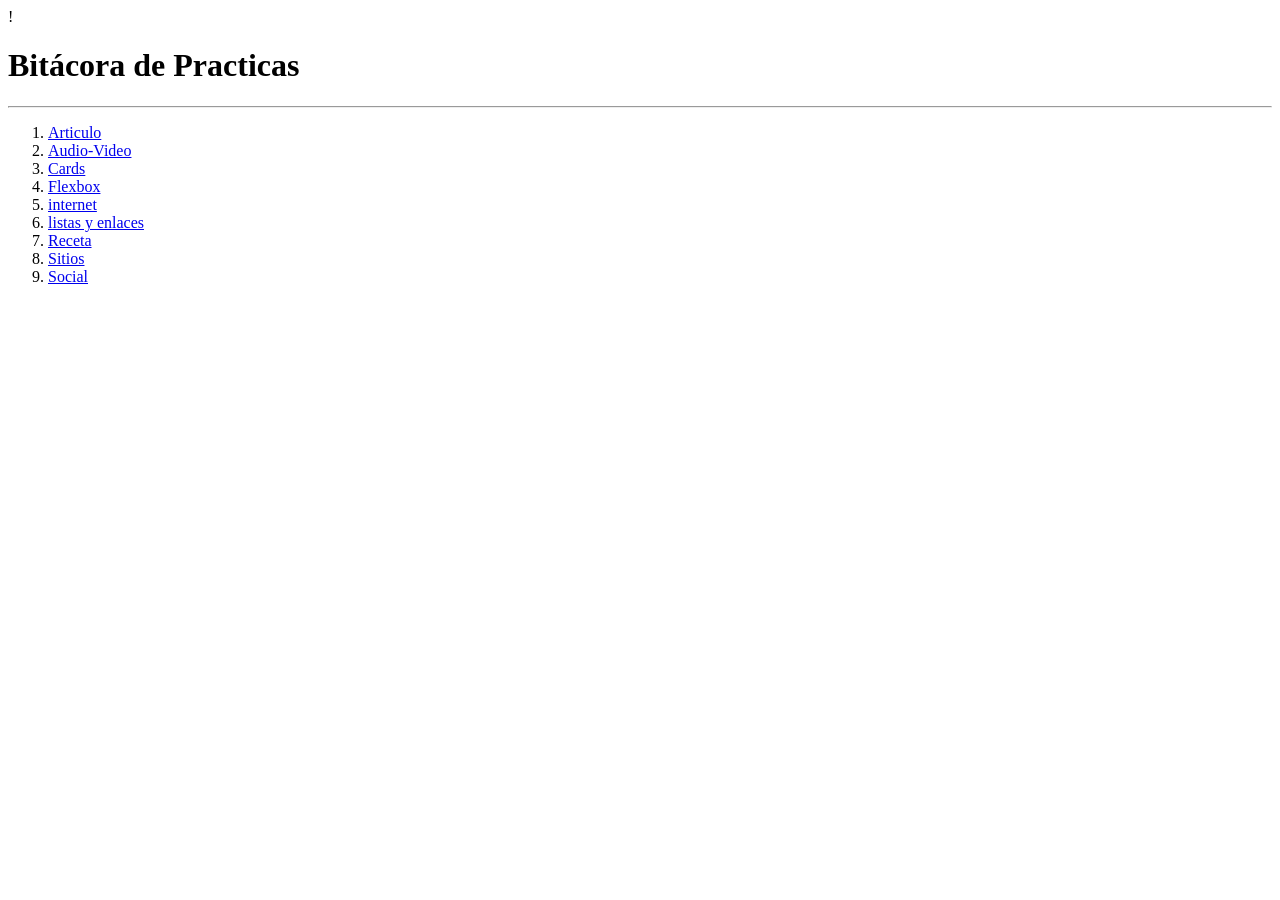
<file: index.html>
!

<!DOCTYPE html>
<html lang="es">
<head>
    <meta charset="UTF-8">
    <meta name="viewport" content="width=, initial-scale=1.0">
    <title>Practicas Web</title>
</head>
<body>
<h1>Bitácora de Practicas</h1>
<hr>
<ol>
    <li><a href="ejercicios/articulo.html">Articulo</a></li>
    <li><a href="ejercicios/audio-video.html">Audio-Video</a></li>
    <li><a href="ejercicios/cards.html">Cards</a></li>
    <li><a href="ejercicios/flexbox.html">Flexbox</a></li>
    <li><a href="ejercicios/internet.html">internet</a></li>
    <li><a href="ejercicios/listasyenlaces.html">listas y enlaces</a></li>
    <li><a href="ejercicios/Receta.html">Receta</a></li>
    <li><a href="ejercicios/sitios.html">Sitios</a></li>
    <li><a href="ejercicios/social.html">Social</a></li>
</ol>




</body>
</html>
</file>
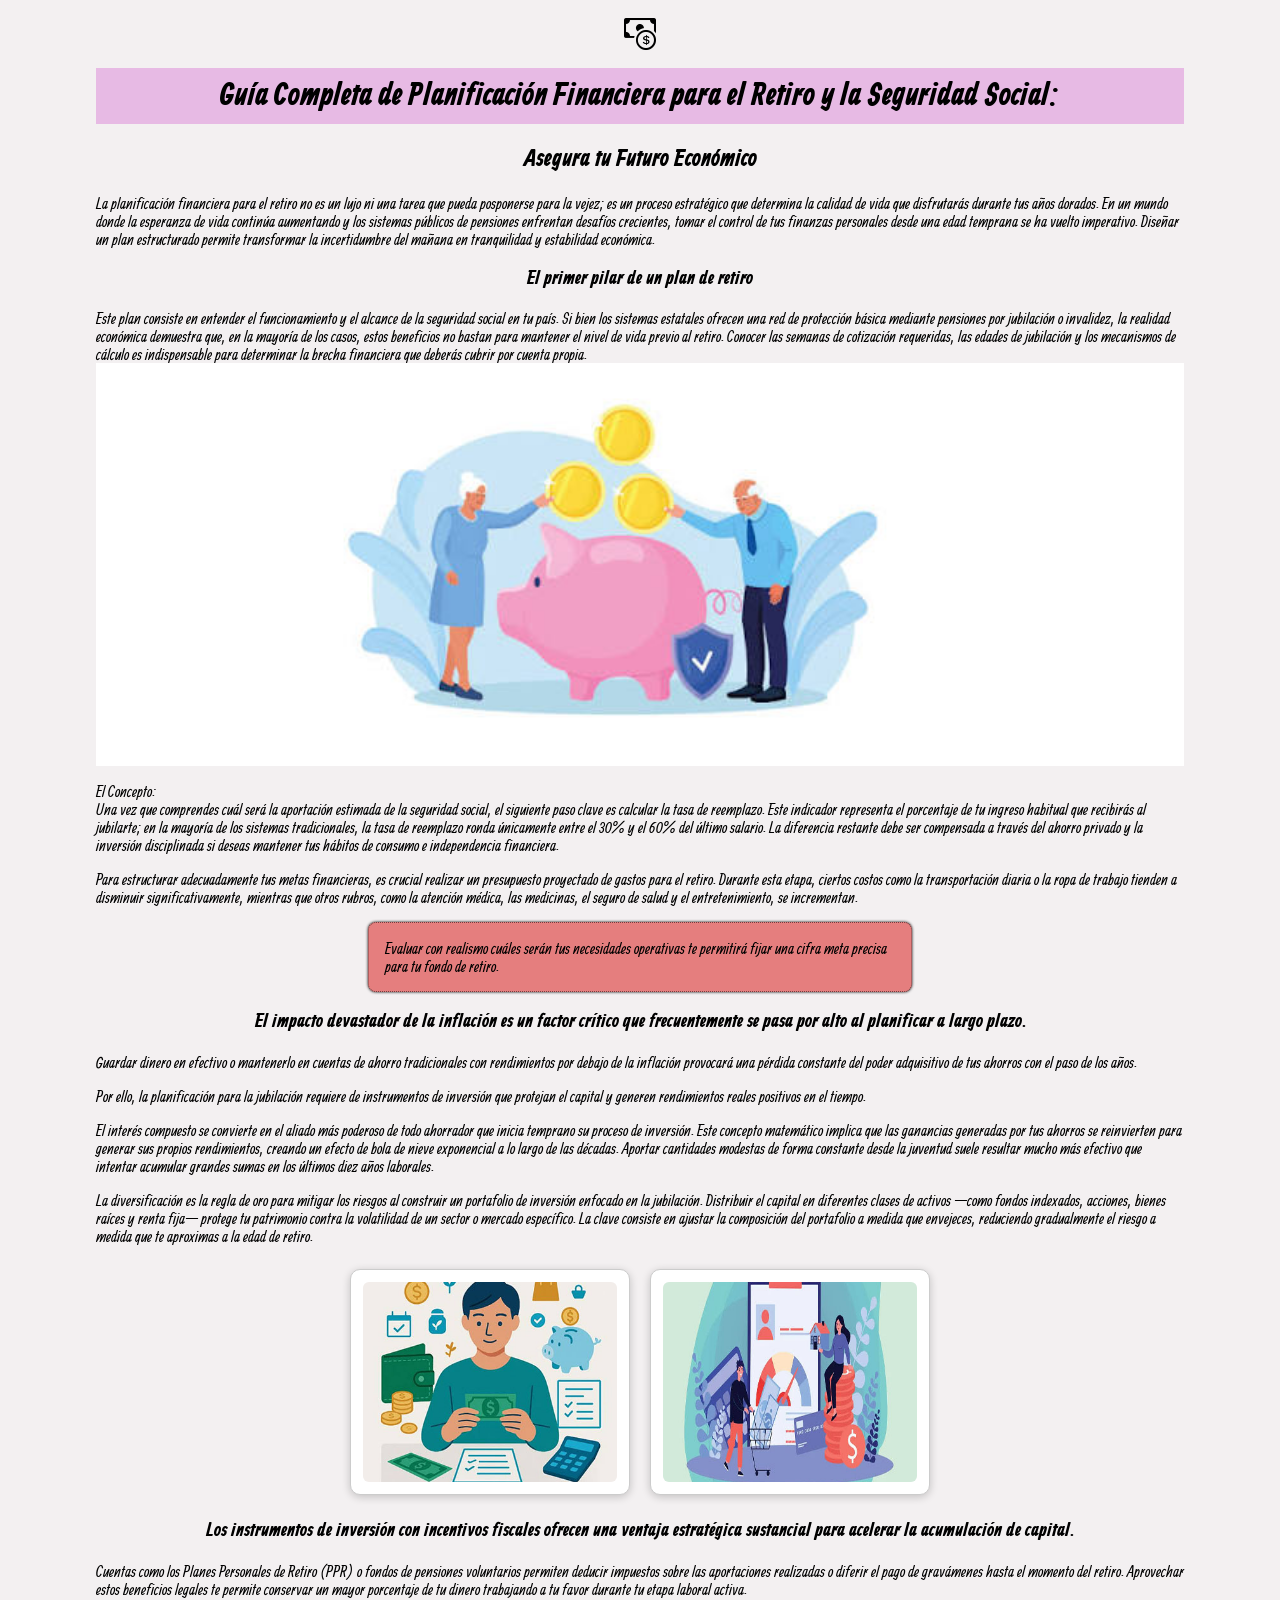
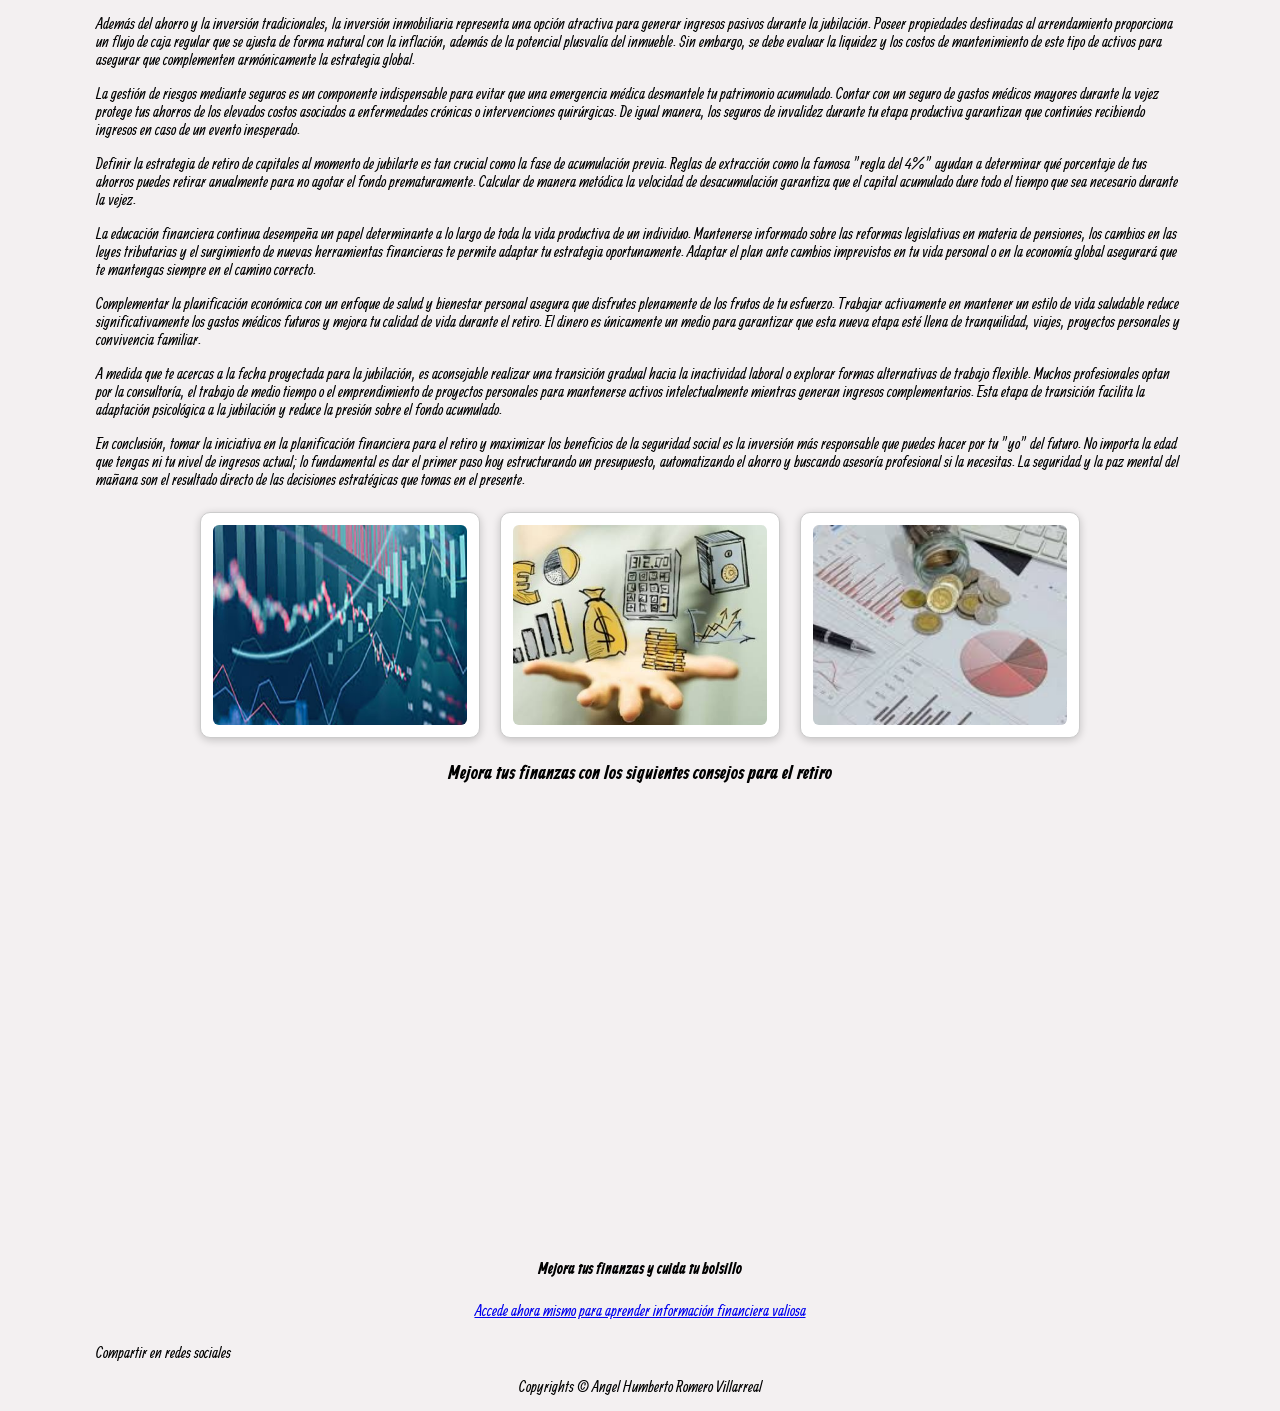
<file: ejercicios/articulo.html>
<!DOCTYPE html>
<html lang="es">
<head>
    <meta charset="UTF-8">
    <meta name="viewport" content="width=device-width, initial-scale=1.0">
    <title>Inversiones</title>

    <link href="https://fonts.googleapis.com/css2?family=Allan:wght@400;700&family=Amarante&family=Bebas+Neue&display=swap" rel="stylesheet">
    <link rel="stylesheet" href="https://cdn.jsdelivr.net/npm/bootstrap-icons@1.13.1/font/bootstrap-icons.min.css">
    <link rel="stylesheet" href="../css/articulo.css">
</head>
<body>
    <header class="cabecera">
        <i class="bi bi-cash-coin" aria-hidden="true"></i>
    </header>

    <main class="cuerpo">
        <article>
            <header>
                <h1>Guía Completa de Planificación Financiera para el Retiro y la Seguridad Social:</h1>
                <h2> Asegura tu Futuro Económico</h2>
            </header>

            <section class="contenido">
                <p>La planificación financiera para el retiro no es un lujo ni una tarea que pueda posponerse
                    para la vejez; es un proceso estratégico que determina la calidad de vida que disfrutarás
                    durante tus años dorados. En un mundo donde la esperanza de vida continúa aumentando
                    y los sistemas públicos de pensiones enfrentan desafíos crecientes, tomar el control de tus
                    finanzas personales desde una edad temprana se ha vuelto imperativo. Diseñar un plan
                    estructurado permite transformar la incertidumbre del mañana en tranquilidad y estabilidad
                    económica.</p>

                <h3>El primer pilar de un plan de retiro</h3>
                <p></p>Este plan consiste en entender el funcionamiento y el
                        alcance de la seguridad social en tu país. Si bien los sistemas estatales ofrecen una red de
                        protección básica mediante pensiones por jubilación o invalidez, la realidad económica
                        demuestra que, en la mayoría de los casos, estos beneficios no bastan para mantener el
                        nivel de vida previo al retiro. Conocer las semanas de cotización requeridas, las edades de
                        jubilación y los mecanismos de cálculo es indispensable para determinar la brecha
                        financiera que deberás cubrir por cuenta propia.

                <img class="supervivencia" src="../img/retiro1.jpg" alt="Consejos de supervivencia financiera">

                <p>El Concepto:<br>
                    Una vez que comprendes cuál será la aportación estimada de la seguridad social, el
                    siguiente paso clave es calcular la tasa de reemplazo. Este indicador representa el
                    porcentaje de tu ingreso habitual que recibirás al jubilarte; en la mayoría de los sistemas
                    tradicionales, la tasa de reemplazo ronda únicamente entre el 30% y el 60% del último
                    salario. La diferencia restante debe ser compensada a través del ahorro privado y la
                    inversión disciplinada si deseas mantener tus hábitos de consumo e independencia
                    financiera.
                </p>
                <p>Para estructurar adecuadamente tus metas financieras, es crucial realizar un presupuesto
                    proyectado de gastos para el retiro. Durante esta etapa, ciertos costos como la
                    transportación diaria o la ropa de trabajo tienden a disminuir significativamente, mientras
                    que otros rubros, como la atención médica, las medicinas, el seguro de salud y el
                    entretenimiento, se incrementan.</p>
                <p>Evaluar con realismo cuáles serán tus necesidades
                    operativas te permitirá fijar una cifra meta precisa para tu fondo de retiro.</p>

                <h3>El impacto devastador de la inflación es un factor crítico que frecuentemente se pasa por
                    alto al planificar a largo plazo.</h3>
                <p>Guardar dinero en efectivo o mantenerlo en cuentas de
                    ahorro tradicionales con rendimientos por debajo de la inflación provocará una pérdida
                    constante del poder adquisitivo de tus ahorros con el paso de los años.</p>
                <p>Por ello, la planificación para la jubilación requiere de instrumentos de inversión que protejan el capital y generen rendimientos reales positivos en el tiempo.</p>
                <p>El interés compuesto se convierte en el aliado más poderoso de todo ahorrador que inicia
                    temprano su proceso de inversión. Este concepto matemático implica que las ganancias
                    generadas por tus ahorros se reinvierten para generar sus propios rendimientos, creando un
                    efecto de bola de nieve exponencial a lo largo de las décadas. Aportar cantidades modestas
                    de forma constante desde la juventud suele resultar mucho más efectivo que intentar
                    acumular grandes sumas en los últimos diez años laborales.</p>
                <p>La diversificación es la regla de oro para mitigar los riesgos al construir un portafolio de
                    inversión enfocado en la jubilación. Distribuir el capital en diferentes clases de activos
                    —como fondos indexados, acciones, bienes raíces y renta fija— protege tu patrimonio
                    contra la volatilidad de un sector o mercado específico. La clave consiste en ajustar la
                    composición del portafolio a medida que envejeces, reduciendo gradualmente el riesgo a
                    medida que te aproximas a la edad de retiro.</p>
            </section>

            <div class="galeria-imagenes">
                <div class="caja-imagen">
                    <img src="../img/images - 2026-02-25T071116.626.jpeg" alt="Imagen sobre finanzas personales">
                </div>
                <div class="caja-imagen">
                    <img src="../img/images - 2026-02-25T071123.252.jpeg" alt="Imagen sobre planificación financiera">
                </div>
            </div>

            <section>
                <h3>Los instrumentos de inversión con incentivos fiscales ofrecen una ventaja estratégica sustancial para acelerar la acumulación de capital.</h3>
                <p>Cuentas como los Planes Personales de
                    Retiro (PPR) o fondos de pensiones voluntarios permiten deducir impuestos sobre las
                    aportaciones realizadas o diferir el pago de gravámenes hasta el momento del retiro.
                    Aprovechar estos beneficios legales te permite conservar un mayor porcentaje de tu dinero
                    trabajando a tu favor durante tu etapa laboral activa.</p>
                <p>Además del ahorro y la inversión tradicionales, la inversión inmobiliaria representa una
                    opción atractiva para generar ingresos pasivos durante la jubilación. Poseer propiedades
                    destinadas al arrendamiento proporciona un flujo de caja regular que se ajusta de forma
                    natural con la inflación, además de la potencial plusvalía del inmueble. Sin embargo, se
                    debe evaluar la liquidez y los costos de mantenimiento de este tipo de activos para asegurar
                    que complementen armónicamente la estrategia global.</p>
                <p>La gestión de riesgos mediante seguros es un componente indispensable para evitar que
                    una emergencia médica desmantele tu patrimonio acumulado. Contar con un seguro de
                    gastos médicos mayores durante la vejez protege tus ahorros de los elevados costos
                    asociados a enfermedades crónicas o intervenciones quirúrgicas. De igual manera, los
                    seguros de invalidez durante tu etapa productiva garantizan que continúes recibiendo
                    ingresos en caso de un evento inesperado.</p>
                 <p>Definir la estrategia de retiro de capitales al momento de jubilarte es tan crucial como la fase
                        de acumulación previa. Reglas de extracción como la famosa "regla del 4%" ayudan a
                        determinar qué porcentaje de tus ahorros puedes retirar anualmente para no agotar el fondo
                        prematuramente. Calcular de manera metódica la velocidad de desacumulación garantiza
                        que el capital acumulado dure todo el tiempo que sea necesario durante la vejez.</p>
                 <p>La educación financiera continua desempeña un papel determinante a lo largo de toda la
                    vida productiva de un individuo. Mantenerse informado sobre las reformas legislativas en
                    materia de pensiones, los cambios en las leyes tributarias y el surgimiento de nuevas
                    herramientas financieras te permite adaptar tu estrategia oportunamente. Adaptar el plan
                    ante cambios imprevistos en tu vida personal o en la economía global asegurará que te
                    mantengas siempre en el camino correcto.</p>
                 <p>Complementar la planificación económica con un enfoque de salud y bienestar personal
                    asegura que disfrutes plenamente de los frutos de tu esfuerzo. Trabajar activamente en
                    mantener un estilo de vida saludable reduce significativamente los gastos médicos futuros y
                    mejora tu calidad de vida durante el retiro. El dinero es únicamente un medio para
                    garantizar que esta nueva etapa esté llena de tranquilidad, viajes, proyectos personales y
                    convivencia familiar.</p>
                  <p>A medida que te acercas a la fecha proyectada para la jubilación, es aconsejable realizar
                        una transición gradual hacia la inactividad laboral o explorar formas alternativas de trabajo
                        flexible. Muchos profesionales optan por la consultoría, el trabajo de medio tiempo o el
                        emprendimiento de proyectos personales para mantenerse activos intelectualmente
                        mientras generan ingresos complementarios. Esta etapa de transición facilita la adaptación
                        psicológica a la jubilación y reduce la presión sobre el fondo acumulado.</p> 
                    <p>En conclusión, tomar la iniciativa en la planificación financiera para el retiro y maximizar los
                        beneficios de la seguridad social es la inversión más responsable que puedes hacer por tu
                        "yo" del futuro. No importa la edad que tengas ni tu nivel de ingresos actual; lo fundamental
                        es dar el primer paso hoy estructurando un presupuesto, automatizando el ahorro y
                        buscando asesoría profesional si la necesitas. La seguridad y la paz mental del mañana son
                        el resultado directo de las decisiones estratégicas que tomas en el presente.</p>     
                <div class="galeria-imagenes">
                    <div class="caja-imagen">
                        <img src="../img/inversion.jpeg" alt="Inversión en activos">
                    </div>
                    <div class="caja-imagen">
                        <img src="../img/images - 2026-02-25T071429.260.jpeg" alt="Análisis financiero">
                    </div>
                    <div class="caja-imagen">
                        <img src="../img/images.jpeg" alt="Finanzas personales">
                    </div>
                </div>

                <h3>Mejora tus finanzas con los siguientes consejos para el retiro</h3>
                <div class="video">
                    <iframe
                        src="https://www.youtube.com/embed/JpWbwgIUNXQ?si=wzhiJZZguiWNjh6J"
                        title="Consejos Para el Retiro"
                        allow="accelerometer; autoplay; clipboard-write; encrypted-media; gyroscope; picture-in-picture; web-share"
                        referrerpolicy="strict-origin-when-cross-origin"
                        allowfullscreen>
                    </iframe>
                </div>

                <div class="contenedor">
                    <div>
                        <h4>Mejora tus finanzas y cuida tu bolsillo</h4>
                        <a href="#">Accede ahora mismo para aprender información financiera valiosa</a>
                    </div>
                </div>
            </section>

            <footer>
                <span>Compartir en redes sociales</span>
            </footer>
        </article>
    </main>

    <footer class="pie">
        <span>Copyrights &#169; Angel Humberto Romero Villarreal</span>
    </footer>
</body>
</html>
</file>
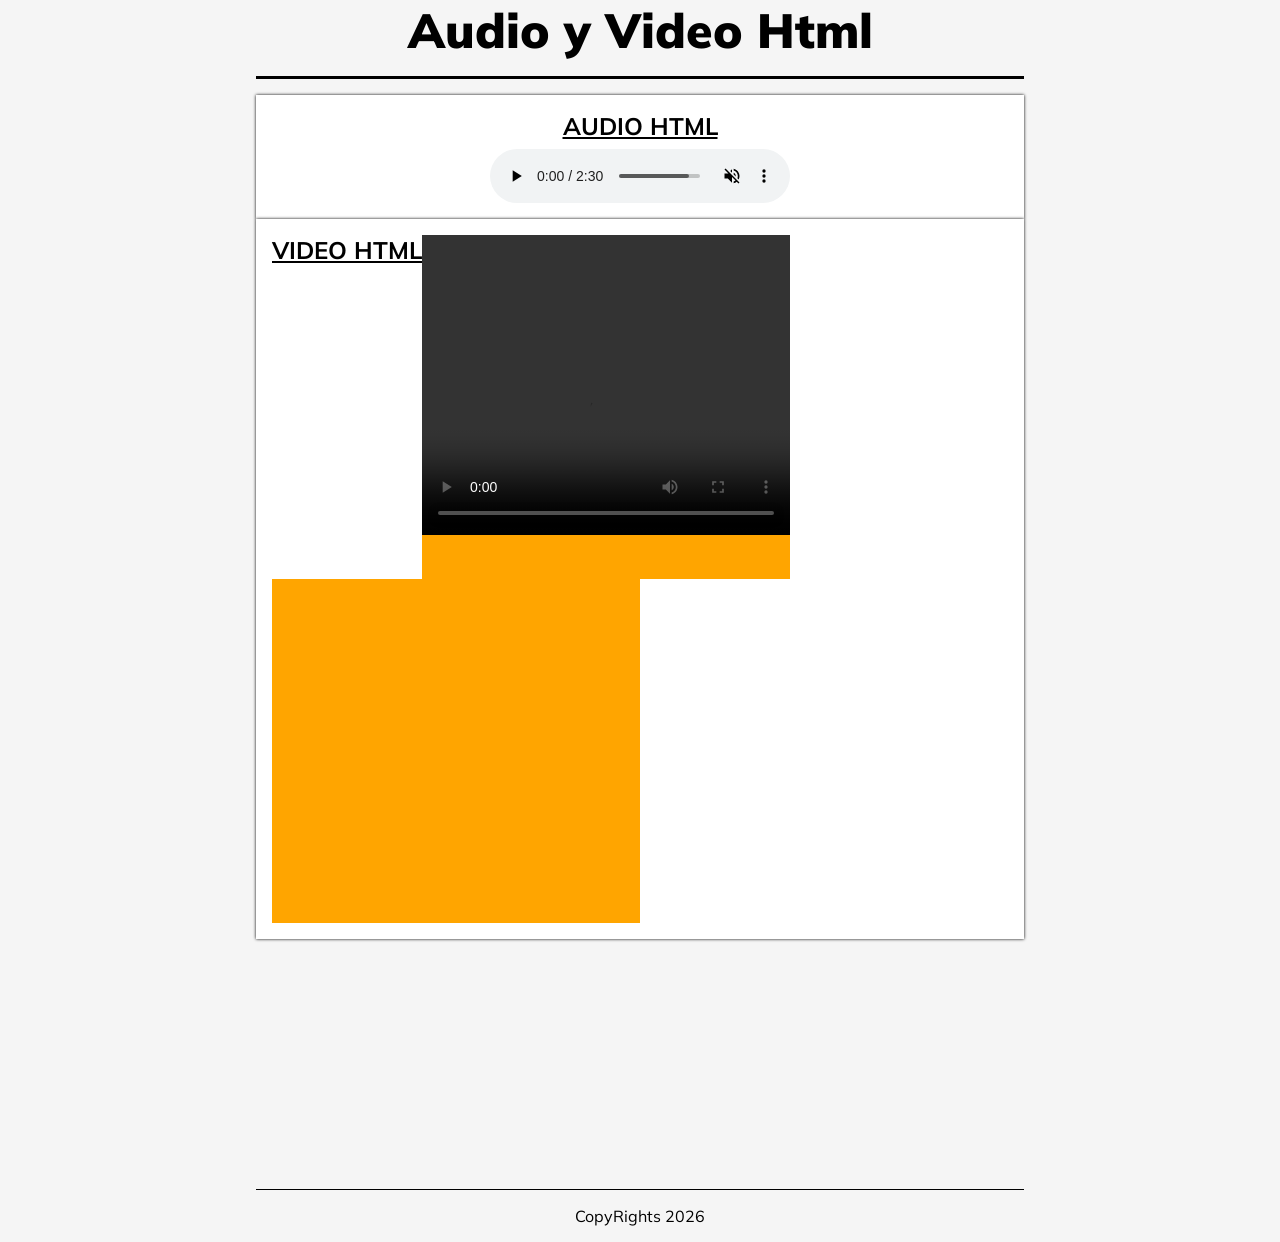
<file: ejercicios/audio-video.html>
<!DOCTYPE html>
<html lang="en">
<head>
    <meta charset="UTF-8">
    <meta name="viewport" content="width=device-width, initial-scale=1.0">
    <title>Document</title>
     <!-- Fuentes-->
    <link href="https://fonts.googleapis.com/css2?family=Mulish:ital,wght@0,200..1000;1,200..1000&display=swap" rel="stylesheet">
     
    <!--MI CSS-->
    <link rel="stylesheet" href="../css/video.css">
</head>
<body>
    <header>
        <h1>Audio y Video Html</h1>
    </header>
    <section class="audio container">
        <h2>Audio html</h2>
        <div>
           <audio src="../assets/sonido.mp3" controls muted>
            Your browser does not support the audio element.
           </audio> 
        </div>
    </section>
    <section class="video container">
<h2>Video html</h2>
<div class="items">
    <video src="../assets/theexpansetrailer.mp4" controls></video>
</div>
<div class="items">
<iframe width="560" height="315" src="https://www.youtube.com/embed/nrC_QzwyQco?si=LDLe1AH6U31avk5Y" title="YouTube video player" frameborder="0" allow="accelerometer; autoplay; clipboard-write; encrypted-media; gyroscope; picture-in-picture; web-share" referrerpolicy="strict-origin-when-cross-origin" allowfullscreen></iframe>
</div>
</section>
<footer class="pie">
    <p>CopyRights 2026</p>
</footer>
</body>
</html>
</file>
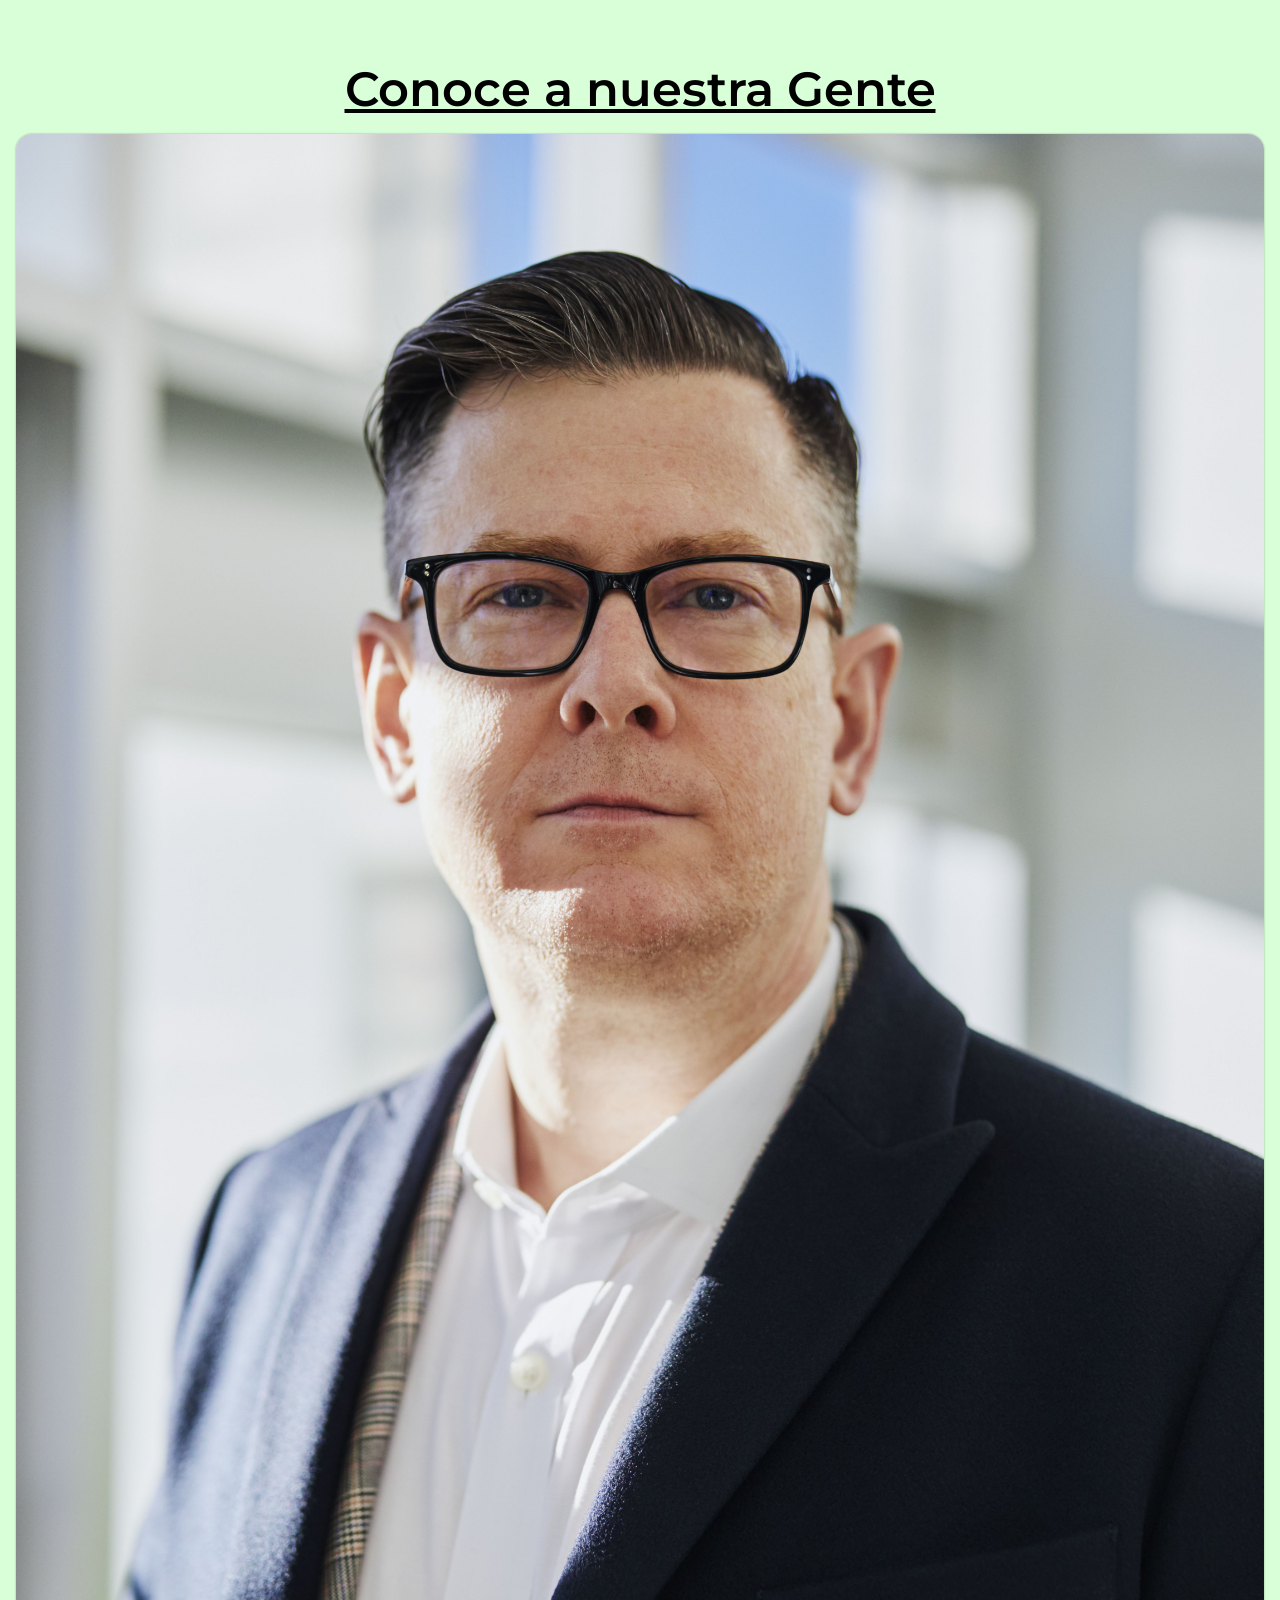
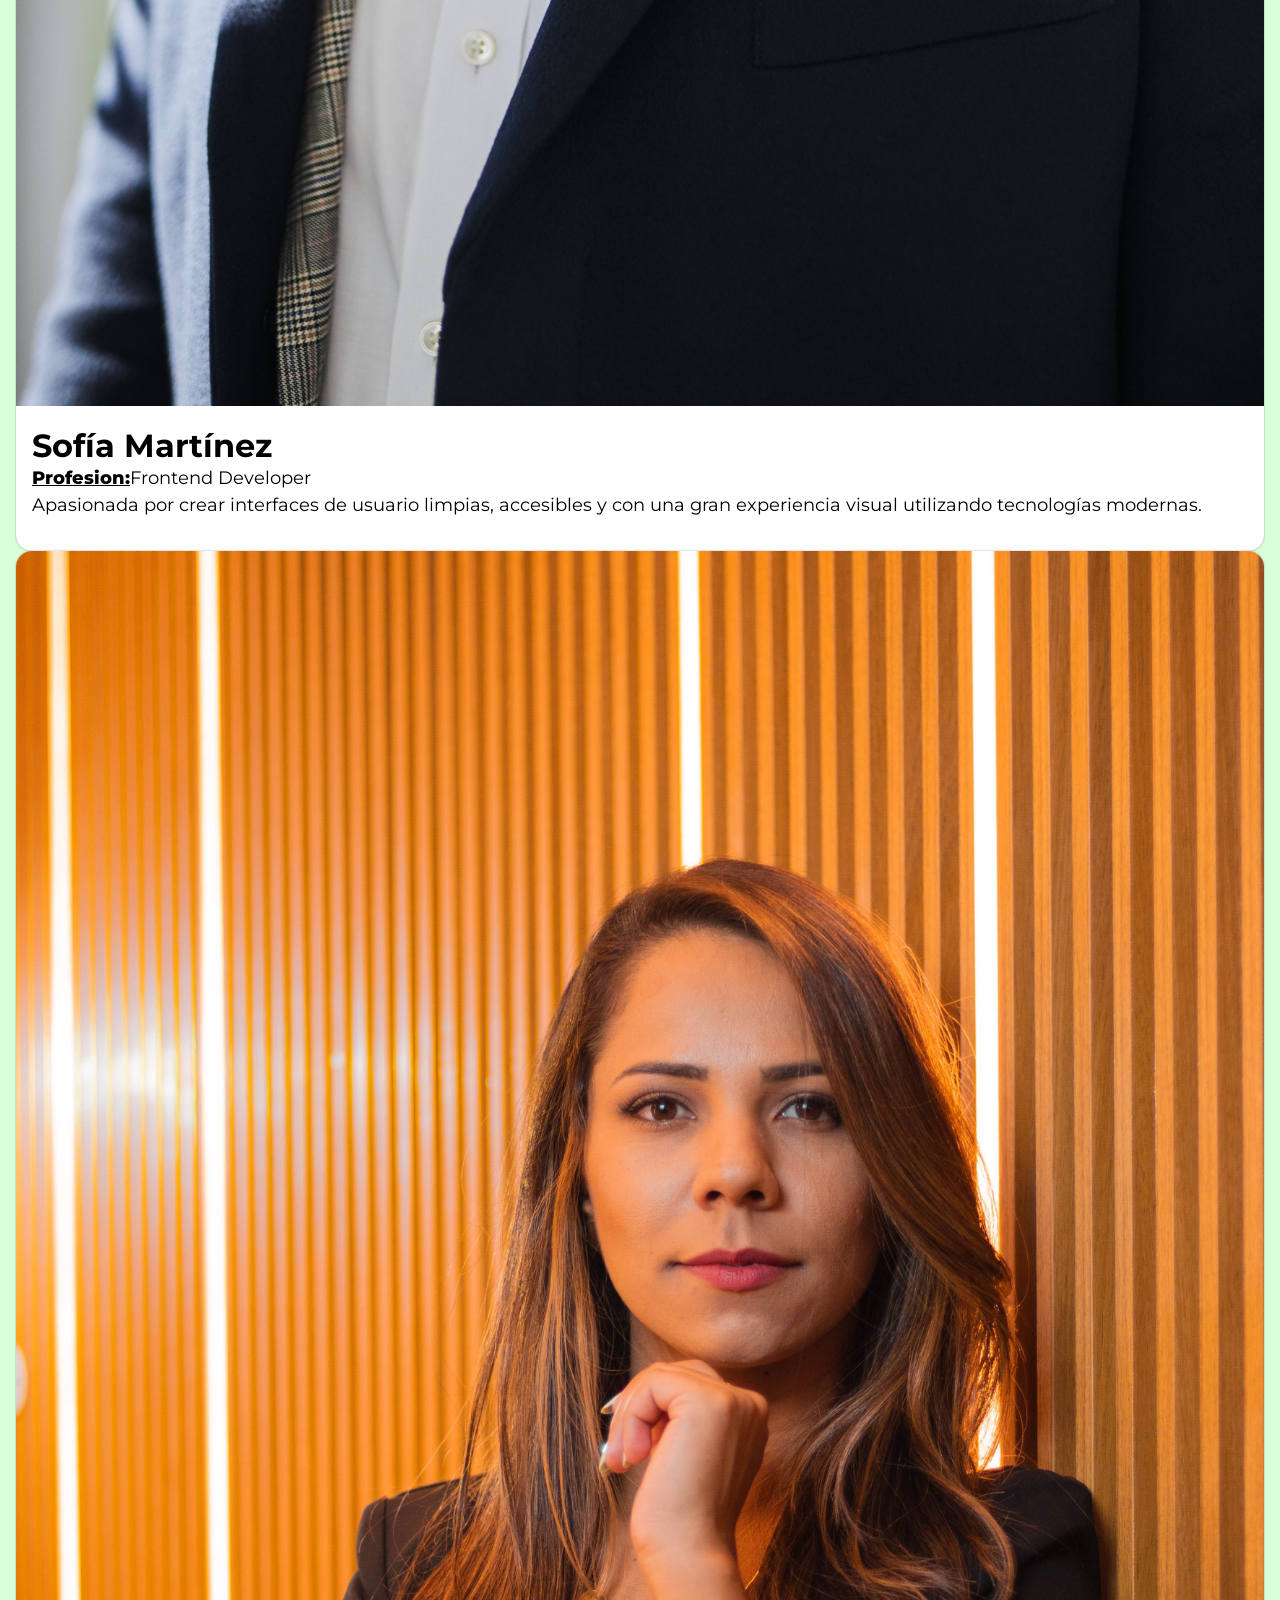
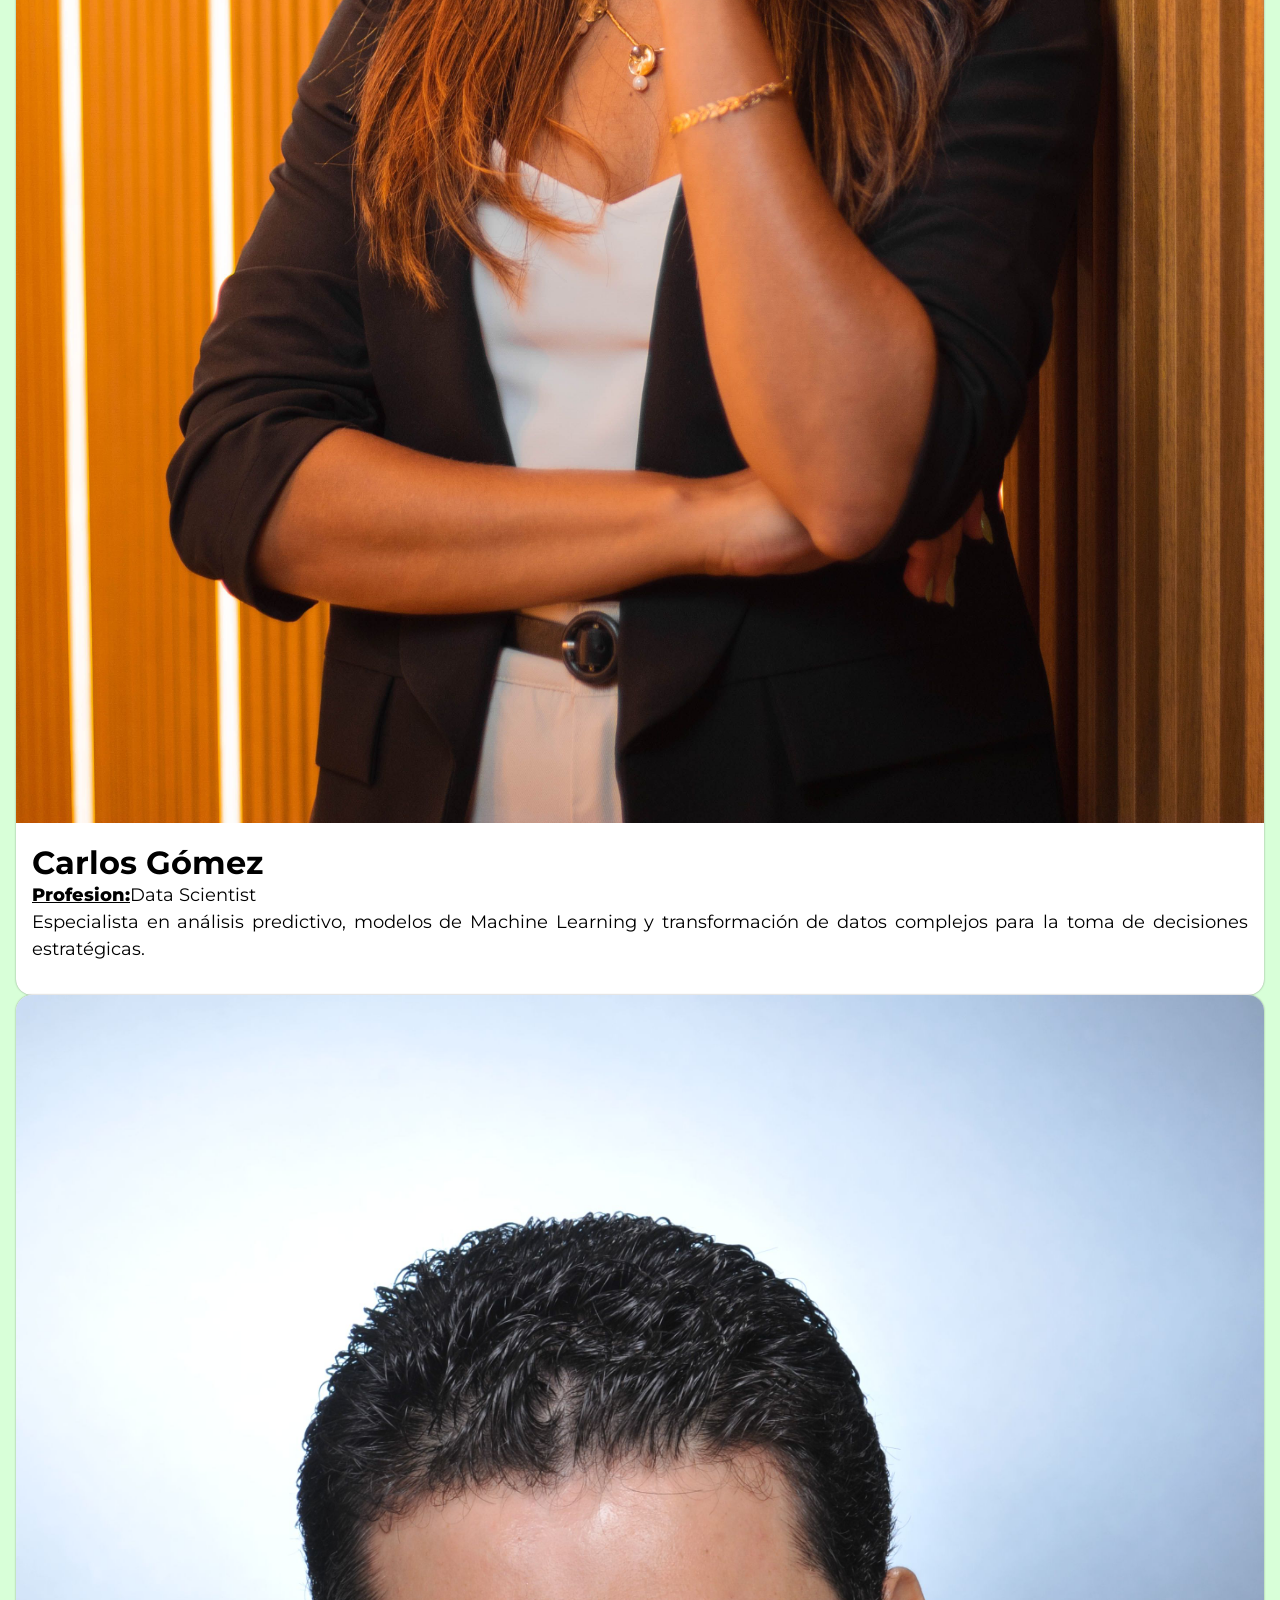
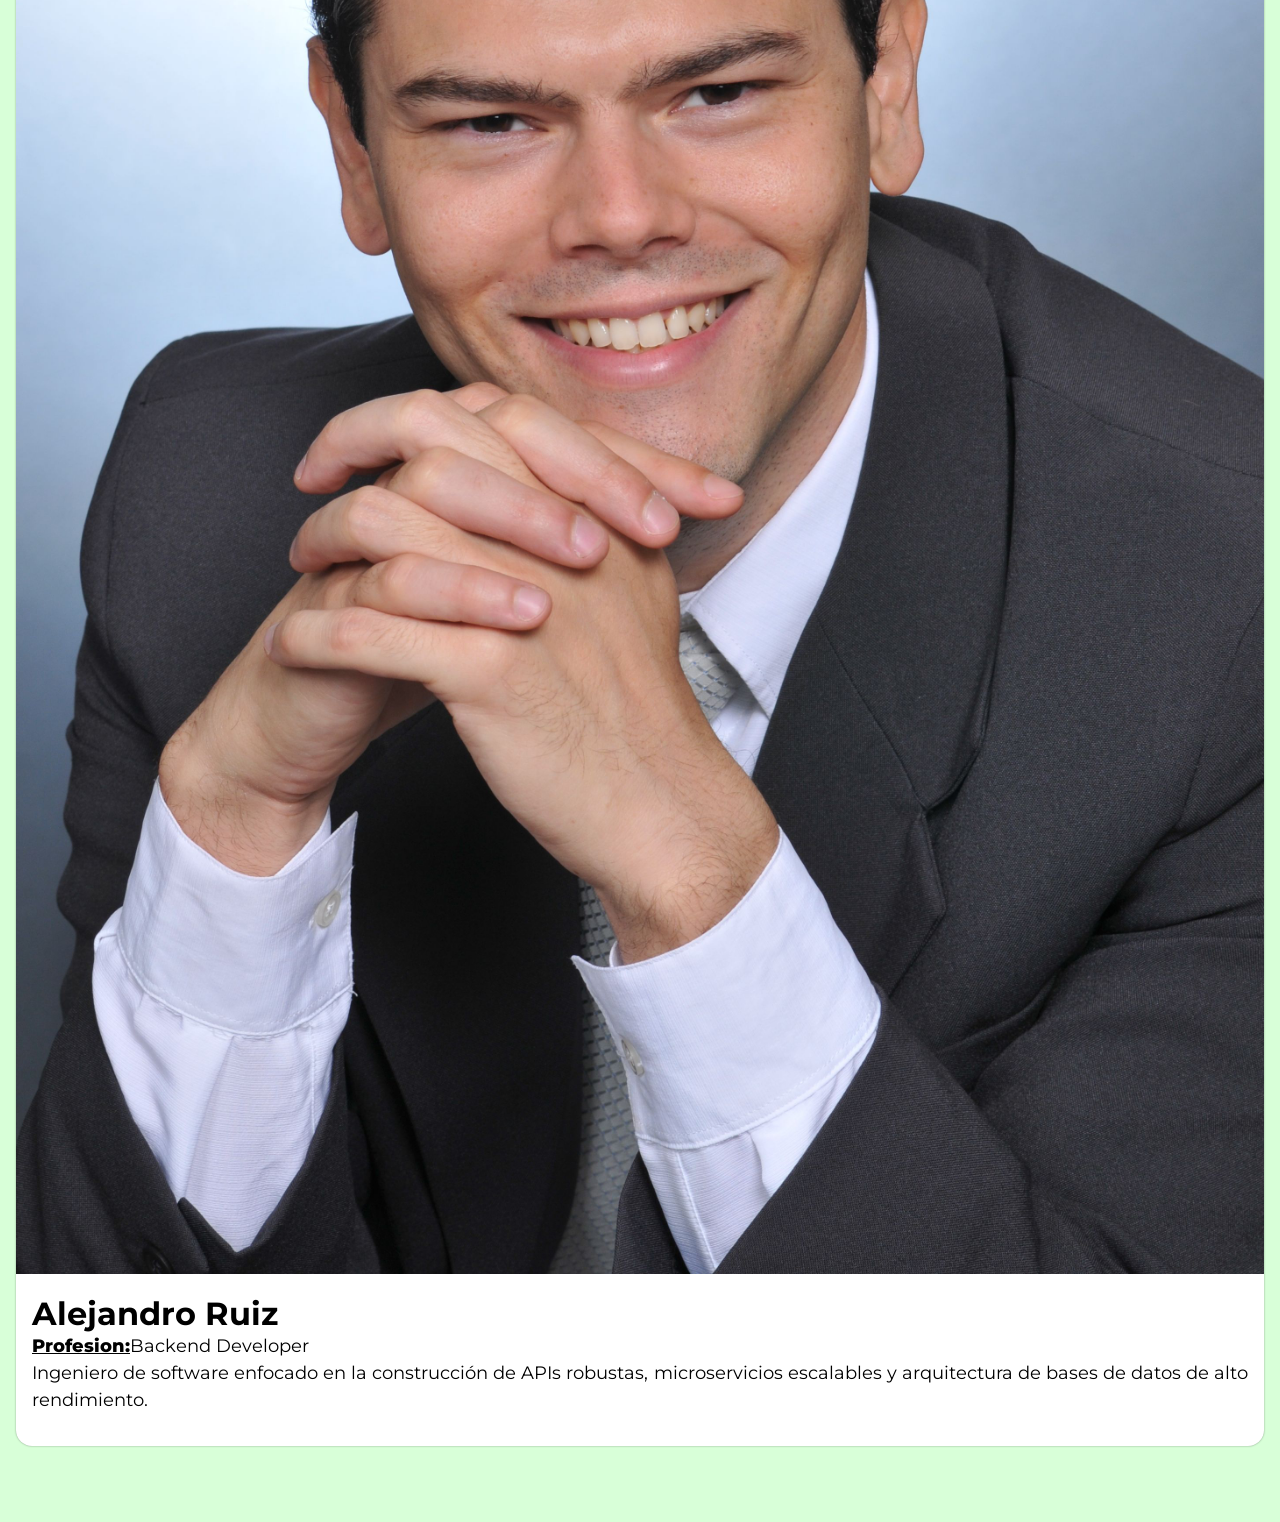
<file: ejercicios/cards.html>
<!DOCTYPE html>
<html lang="en">
<head>
    <meta charset="UTF-8">
    <meta name="viewport" content="width=device-width, initial-scale=1.0">
    <title>Document</title>
    <!--FUENTES-->
<link href="https://fonts.googleapis.com/css2?family=Montserrat:ital,wght@0,100..900;1,100..900&display=swap" rel="stylesheet">
    <!--CSS PROYECTO CARDS-->
    <link rel="stylesheet" href="../css/cards.css">
</head>
<body>
    <section id="cards-sec">
            <h2>Conoce a nuestra Gente</h2>
            <div class="container">
            <div class="items card">
                <img src="../img/perfil3.jpg" alt="">
                <div class="contenido">
                <h3>Sofía Martínez</h3>
                <p><span class="prof">Profesion:</span>Frontend Developer</p>
                <p>Apasionada por crear interfaces de usuario limpias, accesibles y con una gran experiencia visual utilizando tecnologías modernas.</p>
                </div>
            </div>
            <div class="items card">
               <img src="../img/perfil1.jpg" alt="">
               <div class="contenido">
                <h3>Carlos Gómez</h3>
               <p><span class="prof">Profesion:</span>Data Scientist</p>
               <p>Especialista en análisis predictivo, modelos de Machine Learning y transformación de datos complejos para la toma de decisiones estratégicas.</p>     
               </div>   
            </div>
            <div class="items card">
                <img src="../img/perfil2.jpg" alt="">
                <div class="contenido">
                    <h3>Alejandro Ruiz</h3>
                <p><sgpan class="prof">Profesion:</sgpan>Backend Developer</p>
                <p>Ingeniero de software enfocado en la construcción de APIs robustas, microservicios escalables y arquitectura de bases de datos de alto rendimiento.</p> 
                </div>
            </div>        



            </div>     
    </section>

</body>
</html>
</file>
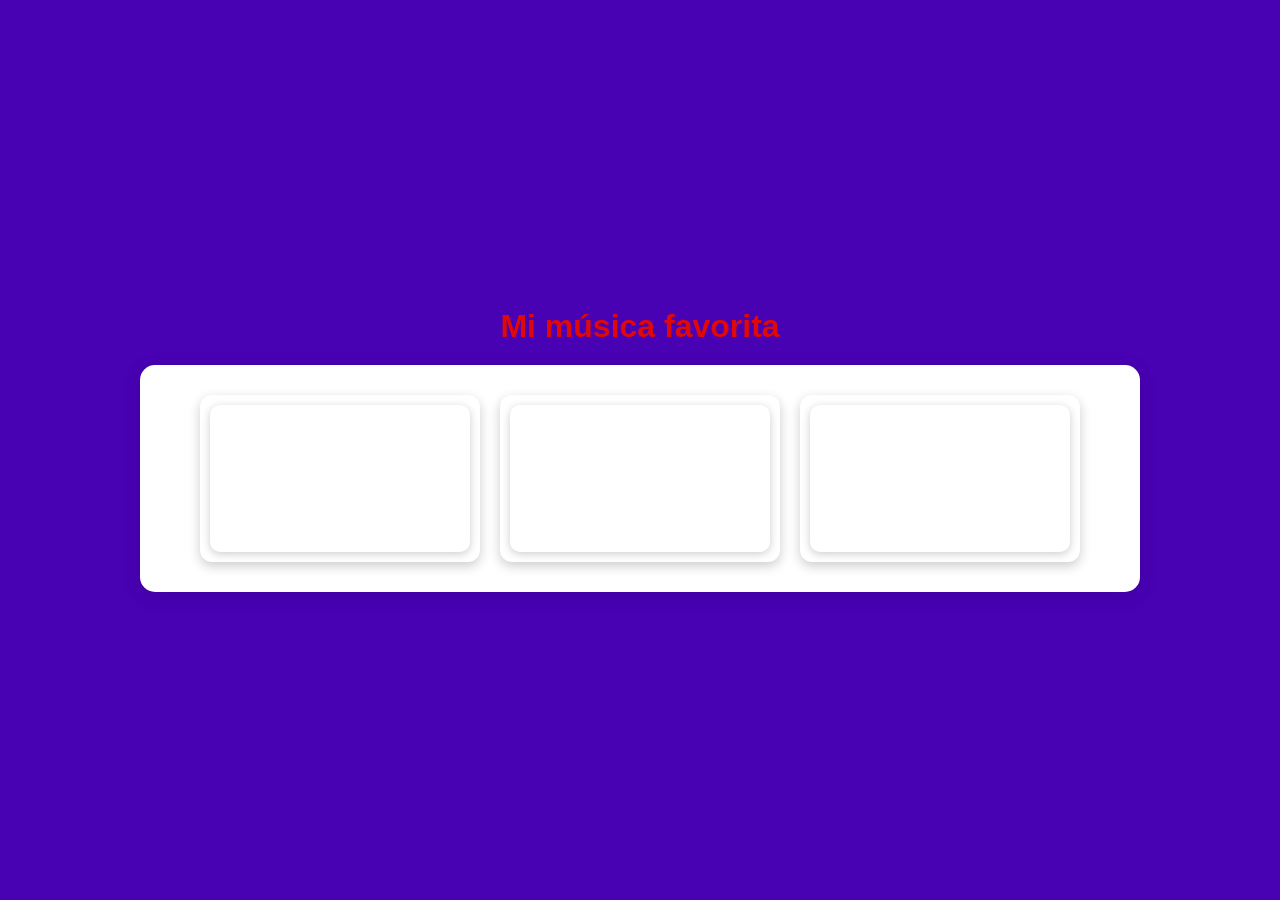
<file: ejercicios/flexbox.html>
<!DOCTYPE html>
<html lang="es">
<head>
    <meta charset="UTF-8">
    <meta name="viewport" content="width=device-width, initial-scale=1.0">
    <title>Mi música favorita</title>
<!--FUENTES-->
<link href="https://fonts.googleapis.com/css2?family=Mulish:ital,wght@0,200..1000;1,200..1000&family=Open+Sans:ital,wght@0,300..800;1,300..800&display=swap" rel="stylesheet">
<!--CSS PROYECTO FLEXBOX-->
<link rel="stylesheet" href="../css/flexbox.css">
</head>
<body>
    <main class="catalogo">
        <h1 class="titulo">Mi música favorita</h1>

        <div class="contenedor-videos">
            <div class="video-item">
                <div class="iframe-container">
                    <iframe src="https://www.youtube.com/embed/fJ9rUzIMcZQ" title="Queen - Bohemian Rhapsody" allowfullscreen></iframe>
                </div>
            </div>

            <div class="video-item">
                <div class="iframe-container">
                   <iframe width="560" height="315" src="https://www.youtube.com/embed/ewOPQZZn4SY?si=rVagxcSqWdwRX7OP" title="YouTube video player" frameborder="0" allow="accelerometer; autoplay; clipboard-write; encrypted-media; gyroscope; picture-in-picture; web-share" referrerpolicy="strict-origin-when-cross-origin" allowfullscreen></iframe>
                </div>
            </div>

            <div class="video-item">
                <div class="iframe-container">
                   <iframe
                        src="https://www.youtube.com/embed/85gBquP4y3k?si=qmTOP5Fj1Mms0DIr"
                        title="Melancholy Blues"
                        allow="accelerometer; autoplay; clipboard-write; encrypted-media; gyroscope; picture-in-picture; web-share"
                        referrerpolicy="strict-origin-when-cross-origin"
                        allowfullscreen>
            </div>
        </div>
    </main>
</body>
</html>
</file>
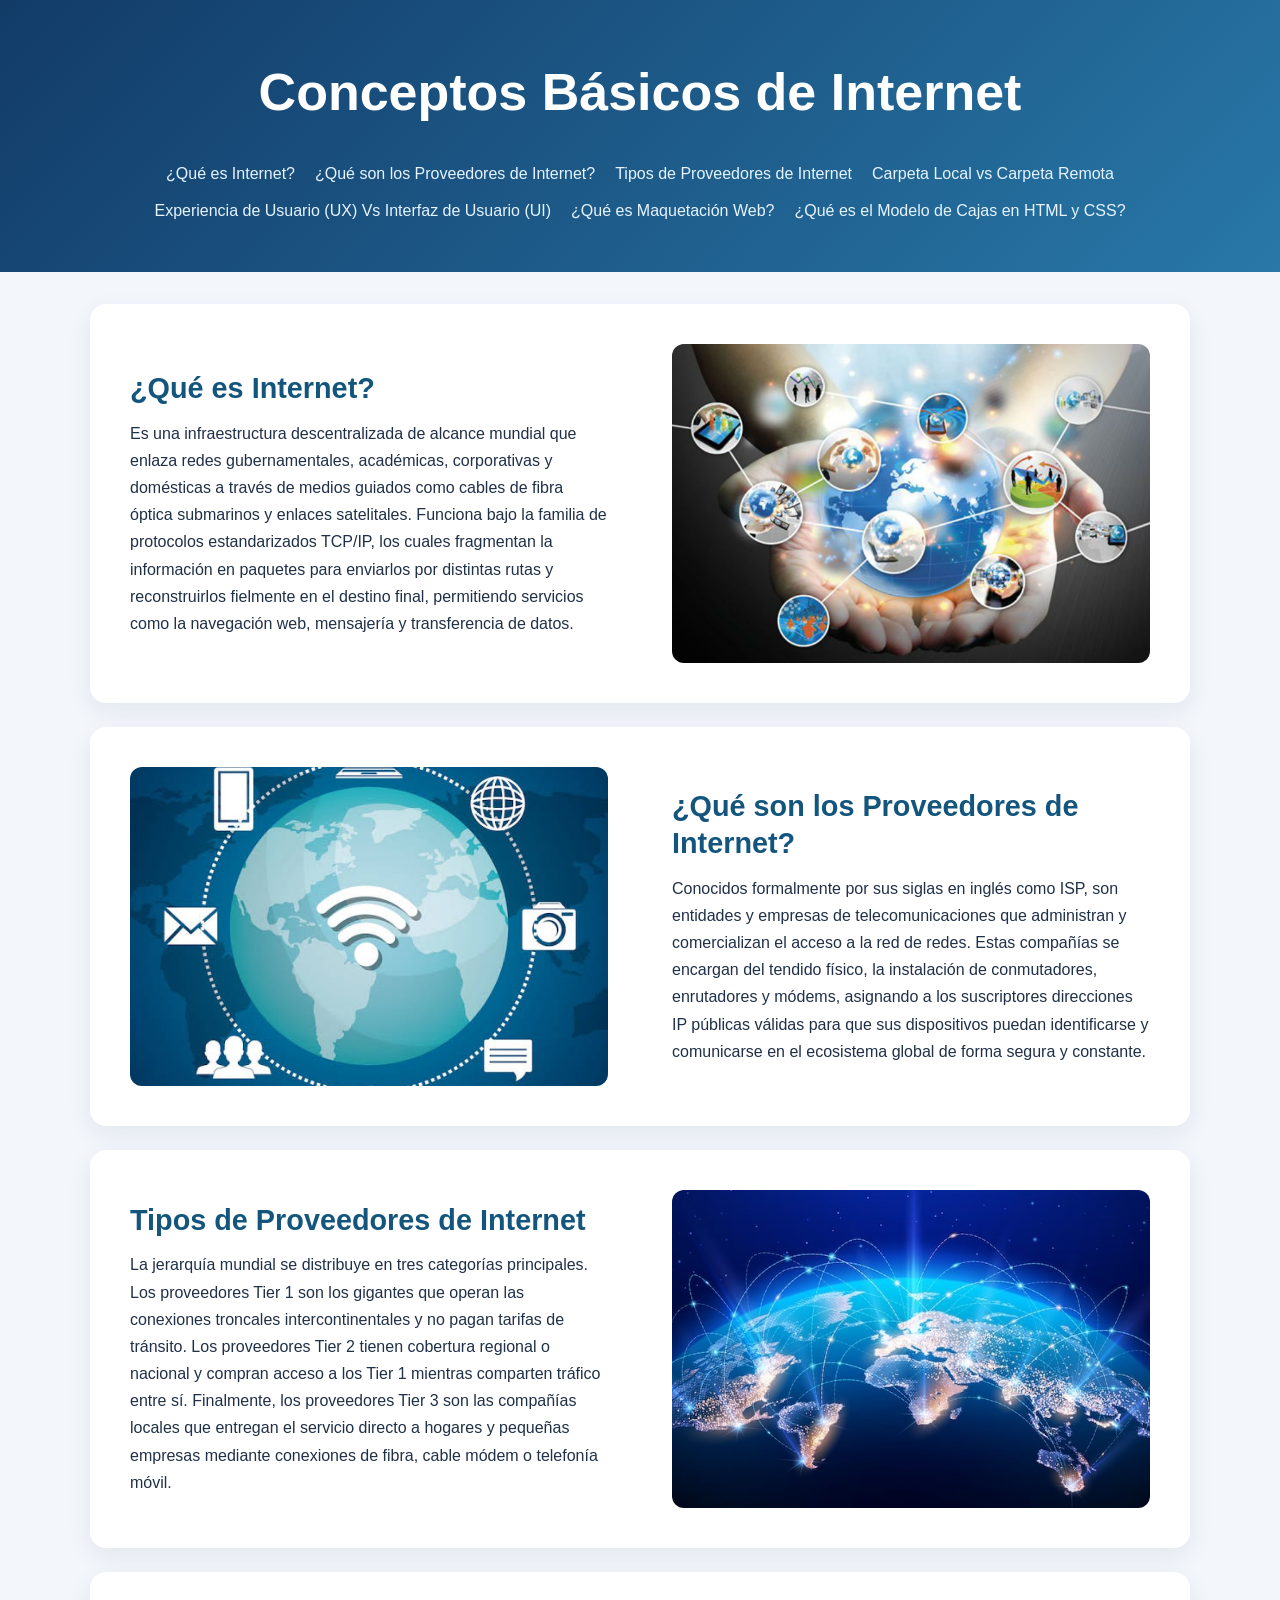
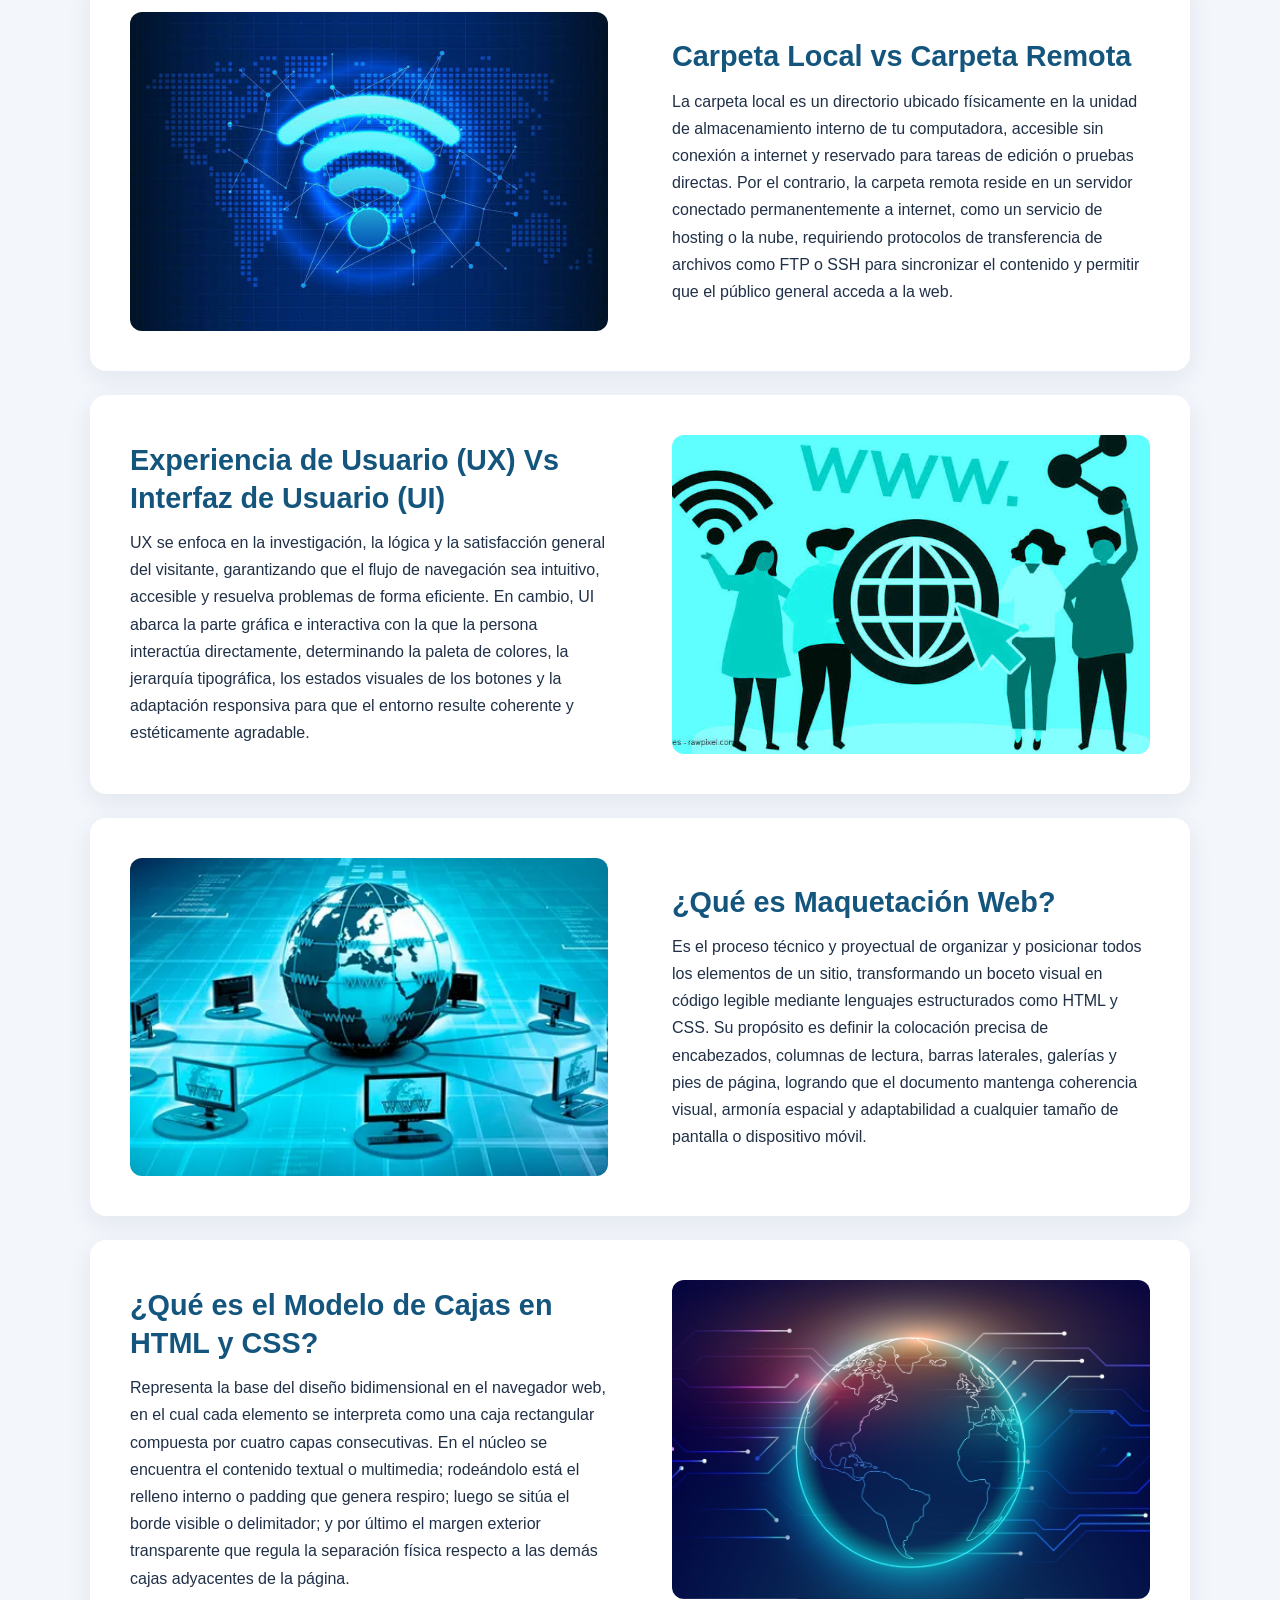
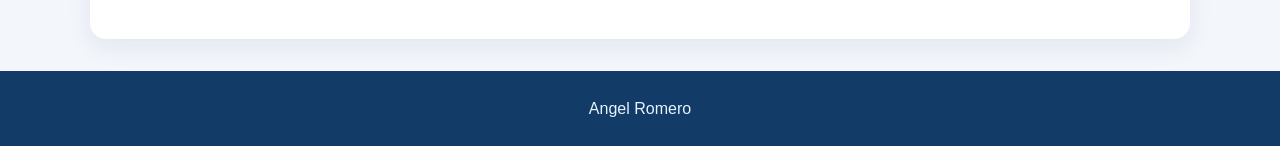
<file: ejercicios/internet.html>
<!DOCTYPE html>
<html lang="es">
<head>
  <meta charset="UTF-8">
  <meta name="viewport" content="width=device-width, initial-scale=1.0">
  <title>Conceptos Básicos de Internet</title>
  <link rel="stylesheet" href="../css/intertnex.css">
</head>
<body>
  <header class="site-header">
    <h1>Conceptos Básicos de Internet</h1>
    <nav aria-label="Temas de la página">
      <ol>
        <li><a href="#t1">¿Qué es Internet?</a></li>
        <li><a href="#t2">¿Qué son los Proveedores de Internet?</a></li>
        <li><a href="#t3">Tipos de Proveedores de Internet</a></li>
        <li><a href="#t4">Carpeta Local vs Carpeta Remota</a></li>
        <li><a href="#t5">Experiencia de Usuario (UX) Vs Interfaz de Usuario (UI)</a></li>
        <li><a href="#t6">¿Qué es Maquetación Web?</a></li>
        <li><a href="#t7">¿Qué es el Modelo de Cajas en HTML y CSS?</a></li>
      </ol>
    </nav>
  </header>
  <main>
    <section class="topic" id="t1">
      <article>
        <h2>¿Qué es Internet?</h2>
        <p>Es una infraestructura descentralizada de alcance mundial que enlaza redes gubernamentales, académicas, corporativas y domésticas a través de medios guiados como cables de fibra óptica submarinos y enlaces satelitales. Funciona bajo la familia de protocolos estandarizados TCP/IP, los cuales fragmentan la información en paquetes para enviarlos por distintas rutas y reconstruirlos fielmente en el destino final, permitiendo servicios como la navegación web, mensajería y transferencia de datos.</p>
      </article>
      <figure><img src="../img/internet7.jpg" alt="Representación de una conexión a Internet"></figure>
    </section>
    <section class="topic" id="t2">
      <article>
        <h2>¿Qué son los Proveedores de Internet?</h2>
        <p>Conocidos formalmente por sus siglas en inglés como ISP, son entidades y empresas de telecomunicaciones que administran y comercializan el acceso a la red de redes. Estas compañías se encargan del tendido físico, la instalación de conmutadores, enrutadores y módems, asignando a los suscriptores direcciones IP públicas válidas para que sus dispositivos puedan identificarse y comunicarse en el ecosistema global de forma segura y constante.</p>
      </article>
      <figure><img src="../img/internet1.jpg" alt="Equipo de conexión de un proveedor de Internet"></figure>
    </section>
    <section class="topic" id="t3">
      <article>
        <h2>Tipos de Proveedores de Internet</h2>
        <p>La jerarquía mundial se distribuye en tres categorías principales. Los proveedores Tier 1 son los gigantes que operan las conexiones troncales intercontinentales y no pagan tarifas de tránsito. Los proveedores Tier 2 tienen cobertura regional o nacional y compran acceso a los Tier 1 mientras comparten tráfico entre sí. Finalmente, los proveedores Tier 3 son las compañías locales que entregan el servicio directo a hogares y pequeñas empresas mediante conexiones de fibra, cable módem o telefonía móvil.</p>
      </article>
      <figure><img src="../img/internet2.jpg" alt="Red que representa los distintos tipos de proveedores"></figure>
    </section>
    <section class="topic" id="t4">
      <article>
        <h2>Carpeta Local vs Carpeta Remota</h2>
        <p>La carpeta local es un directorio ubicado físicamente en la unidad de almacenamiento interno de tu computadora, accesible sin conexión a internet y reservado para tareas de edición o pruebas directas. Por el contrario, la carpeta remota reside en un servidor conectado permanentemente a internet, como un servicio de hosting o la nube, requiriendo protocolos de transferencia de archivos como FTP o SSH para sincronizar el contenido y permitir que el público general acceda a la web.</p>
      </article>
      <figure><img src="../img/internet3.jpg" alt="Carpetas que representan almacenamiento local y remoto"></figure>
    </section>
    <section class="topic" id="t5">
      <article>
        <h2>Experiencia de Usuario (UX) Vs Interfaz de Usuario (UI)</h2>
        <p>UX se enfoca en la investigación, la lógica y la satisfacción general del visitante, garantizando que el flujo de navegación sea intuitivo, accesible y resuelva problemas de forma eficiente. En cambio, UI abarca la parte gráfica e interactiva con la que la persona interactúa directamente, determinando la paleta de colores, la jerarquía tipográfica, los estados visuales de los botones y la adaptación responsiva para que el entorno resulte coherente y estéticamente agradable.</p>
      </article>
      <figure><img src="../img/internet4.jpg" alt="Diseño de experiencia e interfaz de usuario"></figure>
    </section>
    <section class="topic" id="t6">
      <article>
        <h2>¿Qué es Maquetación Web?</h2>
        <p>Es el proceso técnico y proyectual de organizar y posicionar todos los elementos de un sitio, transformando un boceto visual en código legible mediante lenguajes estructurados como HTML y CSS. Su propósito es definir la colocación precisa de encabezados, columnas de lectura, barras laterales, galerías y pies de página, logrando que el documento mantenga coherencia visual, armonía espacial y adaptabilidad a cualquier tamaño de pantalla o dispositivo móvil.</p>
      </article>
      <figure><img src="../img/internet5.webp" alt="Boceto de una maquetación web"></figure>
    </section>
    <section class="topic" id="t7">
      <article>
        <h2>¿Qué es el Modelo de Cajas en HTML y CSS?</h2>
        <p>Representa la base del diseño bidimensional en el navegador web, en el cual cada elemento se interpreta como una caja rectangular compuesta por cuatro capas consecutivas. En el núcleo se encuentra el contenido textual o multimedia; rodeándolo está el relleno interno o padding que genera respiro; luego se sitúa el borde visible o delimitador; y por último el margen exterior transparente que regula la separación física respecto a las demás cajas adyacentes de la página.</p>
      </article>
      <figure><img src="../img/internet6.jpg" alt="Diagrama del modelo de cajas en CSS"></figure>
    </section>
  </main>
  <footer class="site-footer"><p>Angel Romero</p></footer>
</body>
</html>
</file>
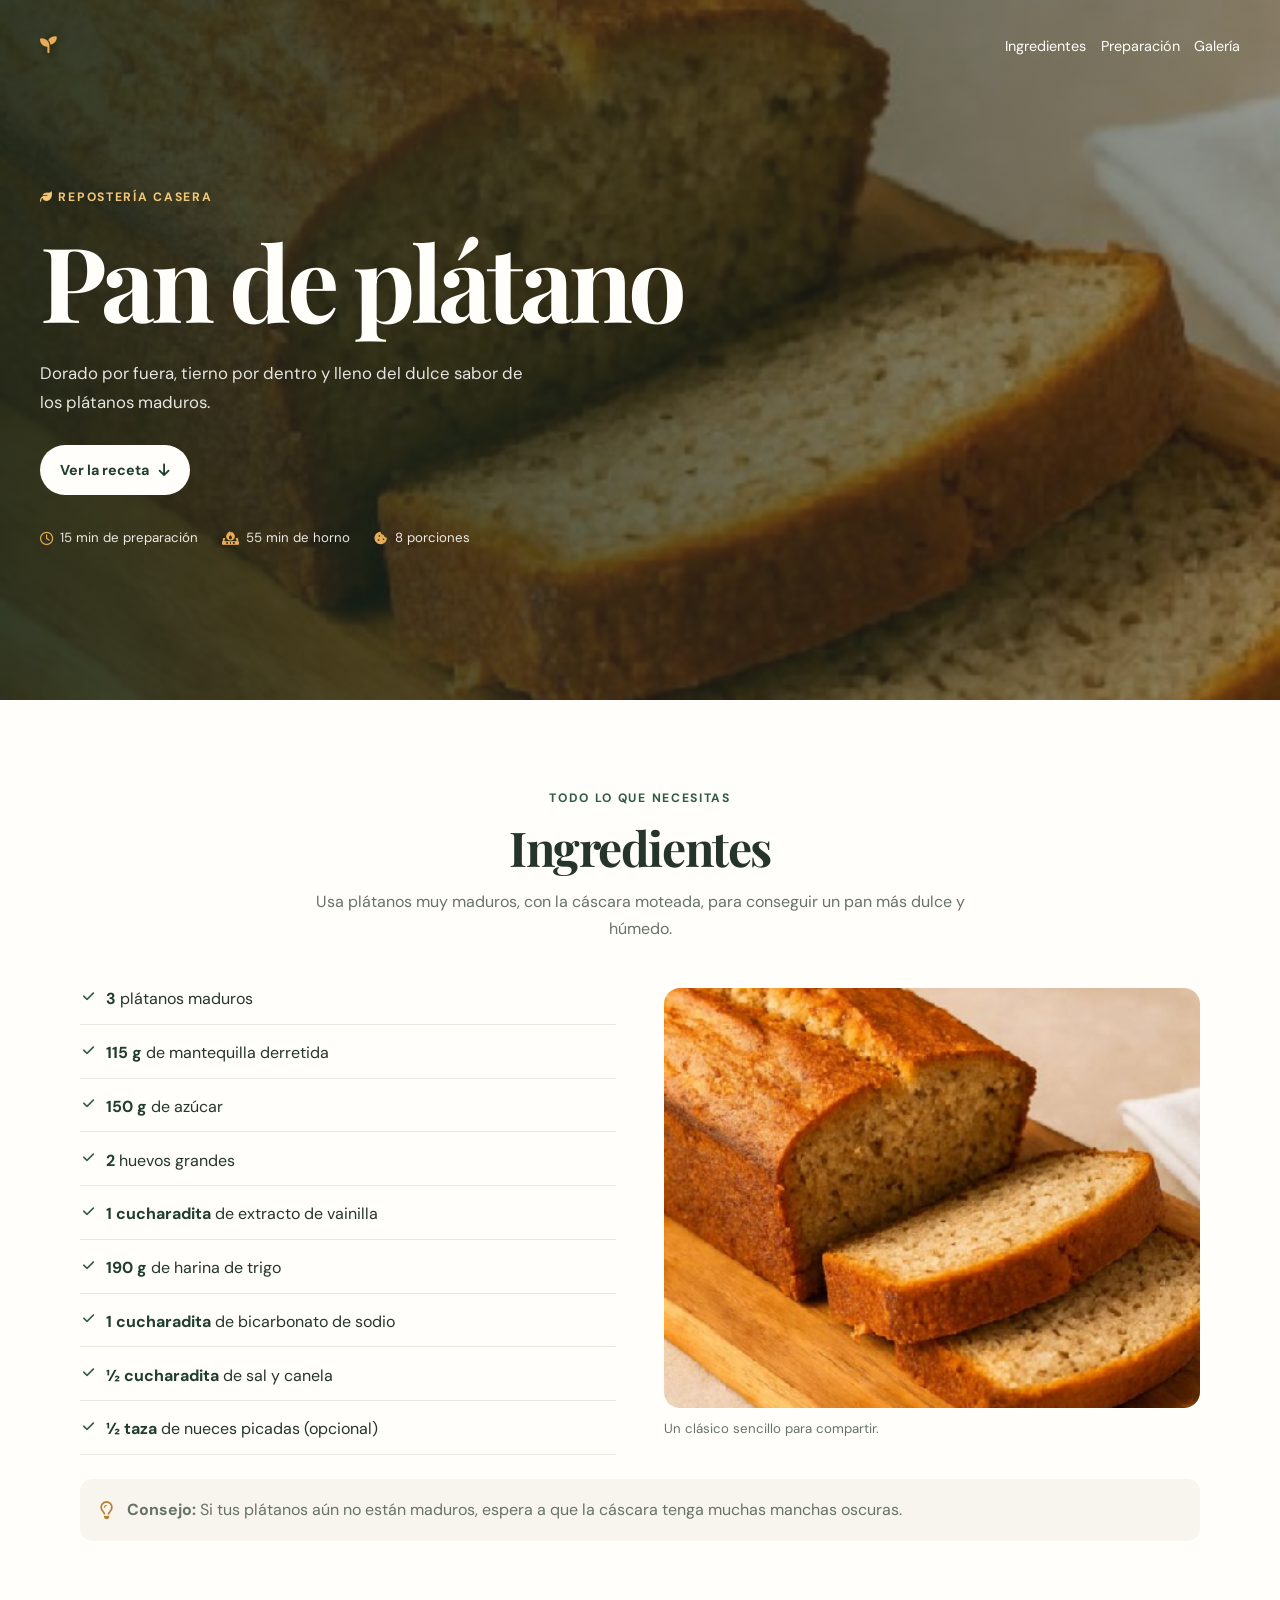
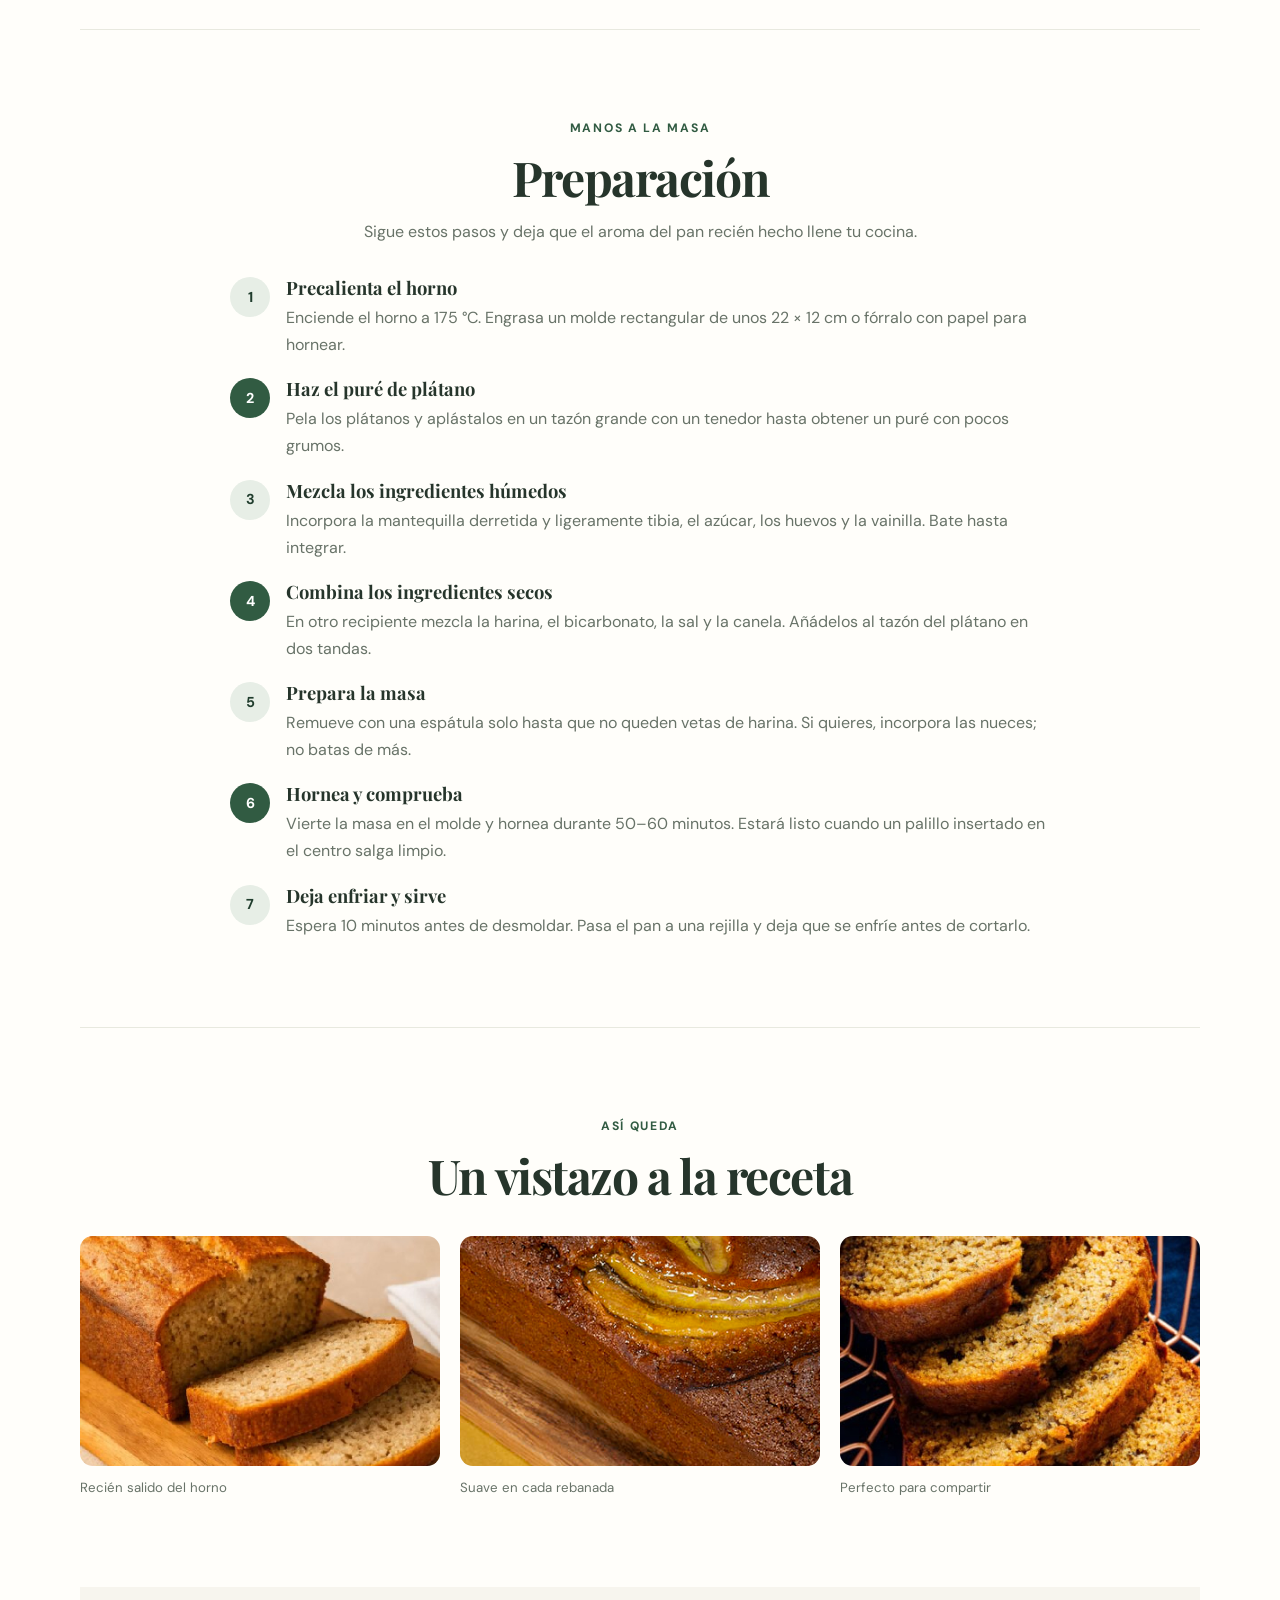
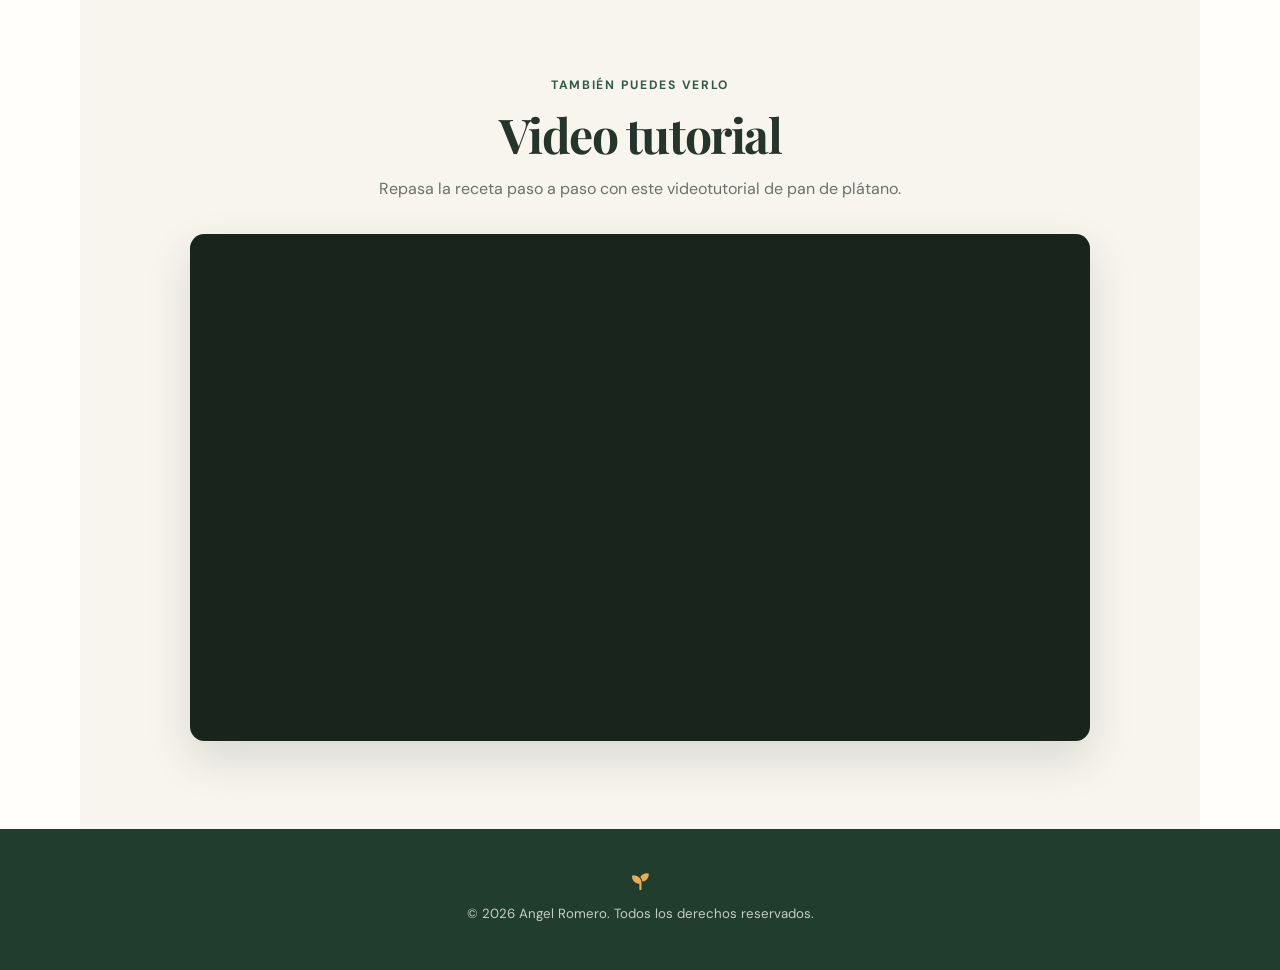
<file: ejercicios/Receta.html>
<!DOCTYPE html>
<html lang="es">
<head>
    <meta charset="UTF-8">
    <meta name="viewport" content="width=device-width, initial-scale=1.0">
    <meta name="description" content="Receta casera de pan de plátano: ingredientes, preparación y consejos para un resultado húmedo y esponjoso.">
    <title>Pan de plátano | Recetas de casa</title>
    <link rel="preconnect" href="https://fonts.googleapis.com">
    <link rel="preconnect" href="https://fonts.gstatic.com" crossorigin>
    <link href="https://fonts.googleapis.com/css2?family=DM+Sans:wght@400;500;600;700&family=Playfair+Display:wght@600;700&display=swap" rel="stylesheet">
    <link rel="stylesheet" href="https://cdnjs.cloudflare.com/ajax/libs/font-awesome/6.5.2/css/all.min.css">
    <link rel="stylesheet" href="../css/receta.css">
</head>
<body>
    <header class="portada" id="inicio">
        <nav class="navegacion" aria-label="Navegación principal">
            <a class="marca" href="#inicio"><i class="fa-solid fa-seedling" aria-hidden="true"></i></a>
            <ul>
                <li><a href="#ingredientes">Ingredientes</a></li>
                <li><a href="#preparacion">Preparación</a></li>
                <li><a href="#galeria">Galería</a></li>
            </ul>
        </nav>
        <div class="contenido-portada">
            <p class="etiqueta"><i class="fa-solid fa-leaf" aria-hidden="true"></i> Repostería casera</p>
            <h1>Pan de plátano</h1>
            <p class="descripcion-portada">Dorado por fuera, tierno por dentro y lleno del dulce sabor de los plátanos maduros.</p>
            <a class="boton boton-claro" href="#ingredientes">Ver la receta <i class="fa-solid fa-arrow-down" aria-hidden="true"></i></a>
            <div class="datos-receta" aria-label="Información de la receta">
                <span><i class="fa-regular fa-clock" aria-hidden="true"></i> 15 min de preparación</span>
                <span><i class="fa-solid fa-fire-burner" aria-hidden="true"></i> 55 min de horno</span>
                <span><i class="fa-solid fa-cookie-bite" aria-hidden="true"></i> 8 porciones</span>
            </div>
        </div>
    </header>

    <main class="contenido-pagina">
        <section class="seccion-receta seccion-ingredientes" id="ingredientes">
            <div class="encabezado-seccion">
                <p class="etiqueta">Todo lo que necesitas</p>
                <h2>Ingredientes</h2>
                <p>Usa plátanos muy maduros, con la cáscara moteada, para conseguir un pan más dulce y húmedo.</p>
            </div>
            <div class="distribucion-ingredientes">
                <ul class="lista-ingredientes">
                    <li><i class="fa-solid fa-check" aria-hidden="true"></i><span><span class="cantidad">3</span> plátanos maduros</span></li>
                    <li><i class="fa-solid fa-check" aria-hidden="true"></i><span><span class="cantidad">115 g</span> de mantequilla derretida</span></li>
                    <li><i class="fa-solid fa-check" aria-hidden="true"></i><span><span class="cantidad">150 g</span> de azúcar</span></li>
                    <li><i class="fa-solid fa-check" aria-hidden="true"></i><span><span class="cantidad">2</span> huevos grandes</span></li>
                    <li><i class="fa-solid fa-check" aria-hidden="true"></i><span><span class="cantidad">1 cucharadita</span> de extracto de vainilla</span></li>
                    <li><i class="fa-solid fa-check" aria-hidden="true"></i><span><span class="cantidad">190 g</span> de harina de trigo</span></li>
                    <li><i class="fa-solid fa-check" aria-hidden="true"></i><span><span class="cantidad">1 cucharadita</span> de bicarbonato de sodio</span></li>
                    <li><i class="fa-solid fa-check" aria-hidden="true"></i><span><span class="cantidad">½ cucharadita</span> de sal y canela</span></li>
                    <li><i class="fa-solid fa-check" aria-hidden="true"></i><span><span class="cantidad">½ taza</span> de nueces picadas (opcional)</span></li>
                </ul>
                <div class="foto-ingrediente">
                    <img src="../img/pandeplatano.jpg" alt="Pan de plátano casero recién horneado" loading="lazy">
                    <p class="pie-foto">Un clásico sencillo para compartir.</p>
                </div>
            </div>
            <div class="tarjeta-consejo">
                <i class="fa-regular fa-lightbulb" aria-hidden="true"></i>
                <p><span class="texto-destacado">Consejo:</span> Si tus plátanos aún no están maduros, espera a que la cáscara tenga muchas manchas oscuras.</p>
            </div>
        </section>

        <section class="seccion-receta seccion-preparacion" id="preparacion">
            <div class="encabezado-seccion">
                <p class="etiqueta">Manos a la masa</p>
                <h2>Preparación</h2>
                <p>Sigue estos pasos y deja que el aroma del pan recién hecho llene tu cocina.</p>
            </div>
            <ol class="lista-pasos">
                <li><div><h3>Precalienta el horno</h3><p>Enciende el horno a 175 °C. Engrasa un molde rectangular de unos 22 × 12 cm o fórralo con papel para hornear.</p></div></li>
                <li><div><h3>Haz el puré de plátano</h3><p>Pela los plátanos y aplástalos en un tazón grande con un tenedor hasta obtener un puré con pocos grumos.</p></div></li>
                <li><div><h3>Mezcla los ingredientes húmedos</h3><p>Incorpora la mantequilla derretida y ligeramente tibia, el azúcar, los huevos y la vainilla. Bate hasta integrar.</p></div></li>
                <li><div><h3>Combina los ingredientes secos</h3><p>En otro recipiente mezcla la harina, el bicarbonato, la sal y la canela. Añádelos al tazón del plátano en dos tandas.</p></div></li>
                <li><div><h3>Prepara la masa</h3><p>Remueve con una espátula solo hasta que no queden vetas de harina. Si quieres, incorpora las nueces; no batas de más.</p></div></li>
                <li><div><h3>Hornea y comprueba</h3><p>Vierte la masa en el molde y hornea durante 50–60 minutos. Estará listo cuando un palillo insertado en el centro salga limpio.</p></div></li>
                <li><div><h3>Deja enfriar y sirve</h3><p>Espera 10 minutos antes de desmoldar. Pasa el pan a una rejilla y deja que se enfríe antes de cortarlo.</p></div></li>
            </ol>
        </section>

        <section class="seccion-receta seccion-galeria" id="galeria">
            <div class="encabezado-seccion">
                <p class="etiqueta">Así queda</p>
                <h2>Un vistazo a la receta</h2>
            </div>
            <div class="galeria">
                <div class="elemento-galeria">
                    <img src="../img/pandeplatano.jpg" alt="Pan de plátano entero, dorado y recién hecho" loading="lazy">
                    <p class="pie-foto">Recién salido del horno</p>
                </div>
                <div class="elemento-galeria">
                    <img src="../img/pandeplatano2.jpg" alt="Rebanadas de pan de plátano listas para servir" loading="lazy">
                    <p class="pie-foto">Suave en cada rebanada</p>
                </div>
                <div class="elemento-galeria">
                    <img src="../img/pandeplatano3.jpg" alt="Detalle de la miga húmeda del pan de plátano" loading="lazy">
                    <p class="pie-foto">Perfecto para compartir</p>
                </div>
            </div>
        </section>

        <section class="seccion-receta seccion-video" id="video">
            <div class="encabezado-seccion">
                <p class="etiqueta">También puedes verlo</p>
                <h2>Video tutorial</h2>
                <p>Repasa la receta paso a paso con este videotutorial de pan de plátano.</p>
            </div>
            <div class="marco-video">
                <iframe src="https://www.youtube.com/embed/qUmDpPfY_h0" title="Video tutorial: cómo preparar pan de plátano" loading="lazy" referrerpolicy="strict-origin-when-cross-origin" allow="accelerometer; autoplay; clipboard-write; encrypted-media; gyroscope; picture-in-picture; web-share" allowfullscreen></iframe>
            </div>
        </section>
    </main>

    <footer class="pie-pagina">
        <a class="marca" href="#inicio"><i class="fa-solid fa-seedling" aria-hidden="true"></i></a>
        <p>© 2026 Angel Romero. Todos los derechos reservados.</p>
    </footer>
</body>
</html>
</file>
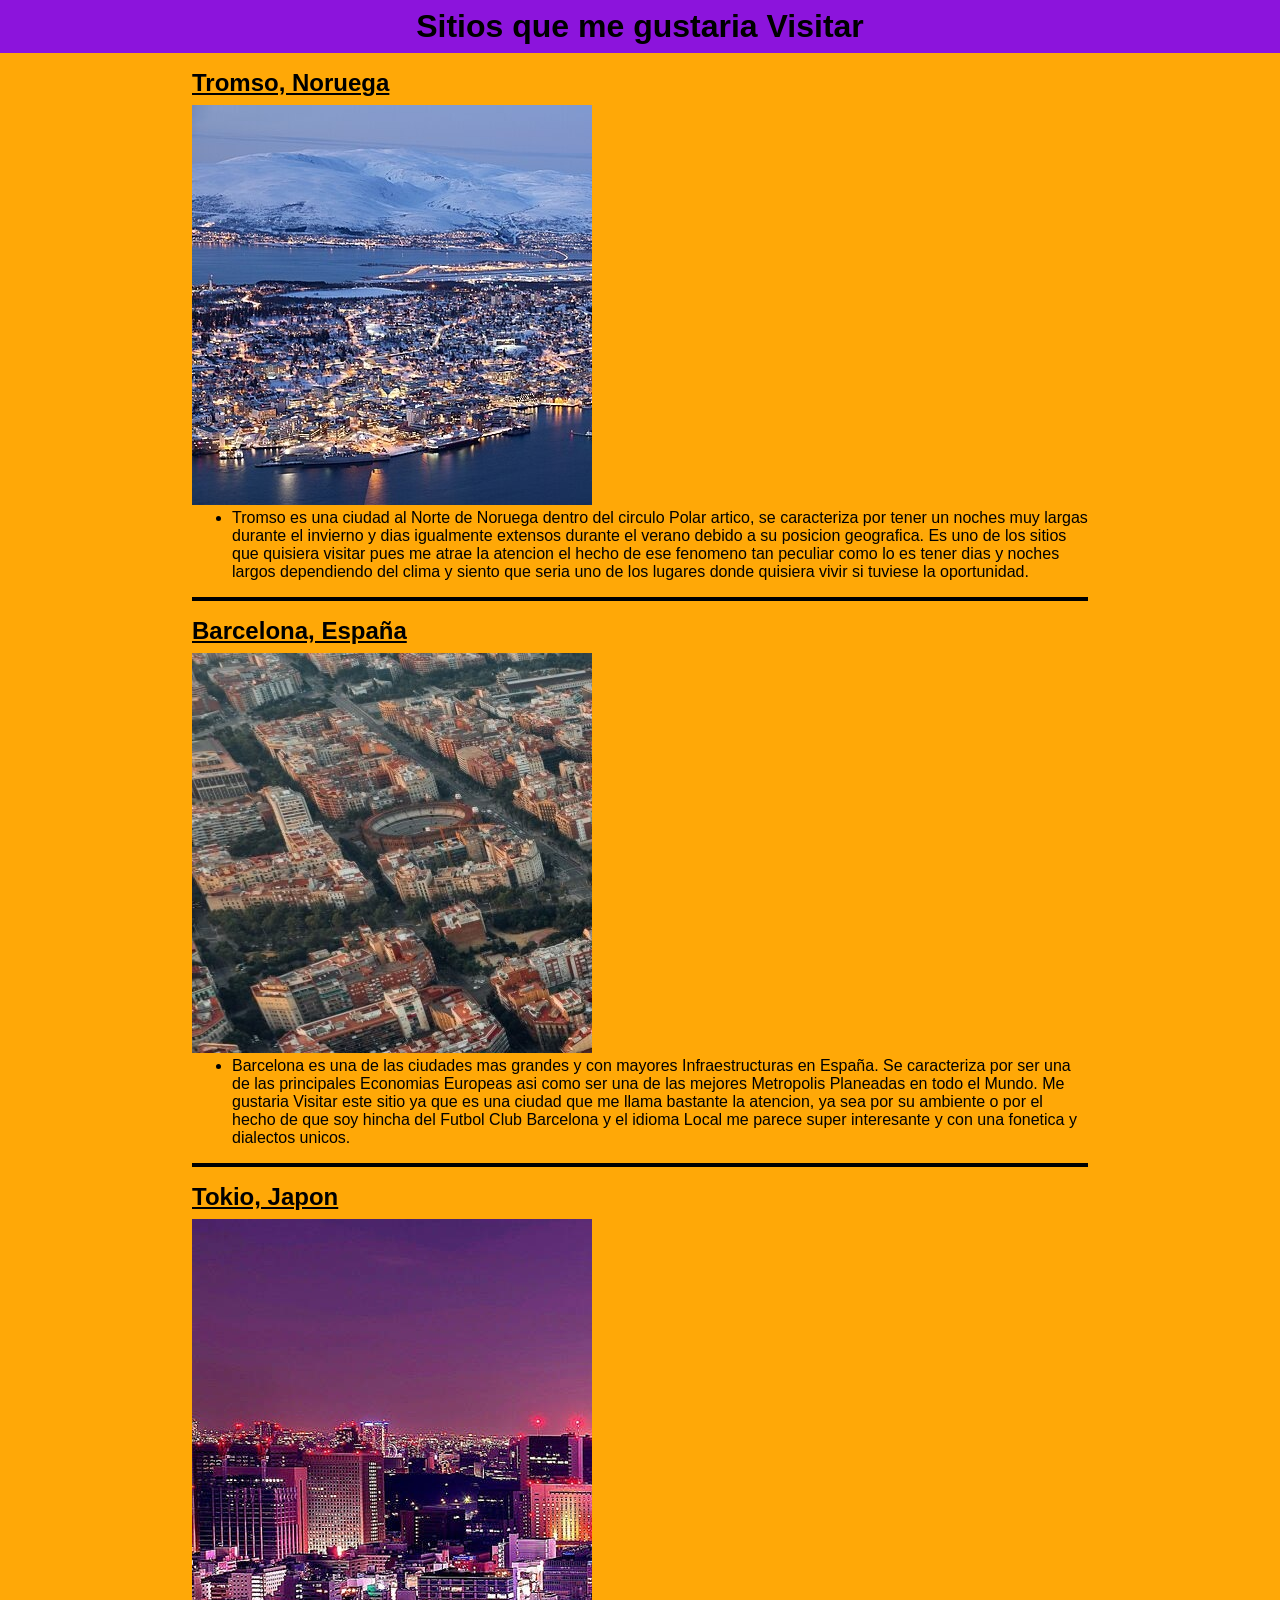
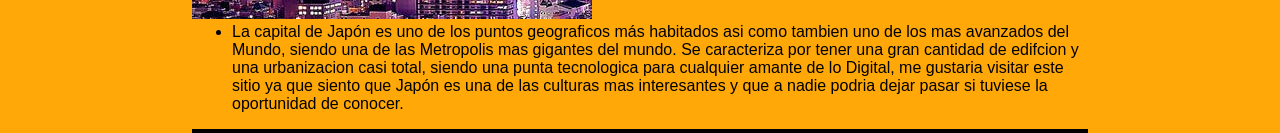
<file: ejercicios/sitios.html>
<!DOCTYPE html>
<html lang="en">
<head>
    <meta charset="UTF-8">
    <meta name="viewport" content="width=device-width, initial-scale=1.0">
    <title>Sitios que me gustaria visitar</title>
    <link rel="stylesheet" href="../css/sitios.css">
</head>
<body>
<header class="cabecera"> 
<h1>Sitios que me gustaria Visitar</h1>
</header>

<section class="sitios">
<h2>Tromso, Noruega</h2>
<img src="../img/tromso.jpg" alt="">
<ul>
<li>
    Tromso es una ciudad al Norte de Noruega dentro del circulo Polar artico, se caracteriza por tener un noches muy largas durante el invierno y dias igualmente extensos durante el verano debido a su posicion geografica. Es uno de los sitios que quisiera visitar pues me atrae la atencion el hecho de ese fenomeno tan peculiar como lo es tener dias y noches largos dependiendo del clima y siento que seria uno de los lugares donde quisiera vivir si tuviese la oportunidad.
</li>
</section>

<section class="sitios">
</ul>
<h2>Barcelona, España</h2>
<img src="../img/Barcelona.jpg" alt="">
<ul>
<li>
Barcelona es una de las ciudades mas grandes y con mayores Infraestructuras en España. Se caracteriza por ser una de las principales Economias Europeas asi como ser una de las mejores Metropolis Planeadas en todo el Mundo. Me gustaria Visitar este sitio ya que es una ciudad que me llama bastante la atencion, ya sea por su ambiente o por el hecho de que soy hincha del Futbol Club Barcelona y el idioma Local me parece super interesante y con una fonetica y dialectos unicos.
</li>
</ul>
</section>

<section class="sitios">
<h2>Tokio, Japon</h2>
<img src="../img/tok.jpg" alt="">
<ul>
<li>
 La capital de Japón es uno de los puntos geograficos más habitados asi como tambien uno de los mas avanzados del Mundo, siendo una de las Metropolis mas gigantes del mundo. Se caracteriza por tener una gran cantidad de edifcion y una urbanizacion casi total, siendo una punta tecnologica para cualquier amante de lo Digital, me gustaria visitar este sitio ya que siento que Japón es una de las culturas mas interesantes y que a nadie podria dejar pasar si tuviese la oportunidad de conocer.
</li>
</ul>
</section>







































</body>
</html>
</file>
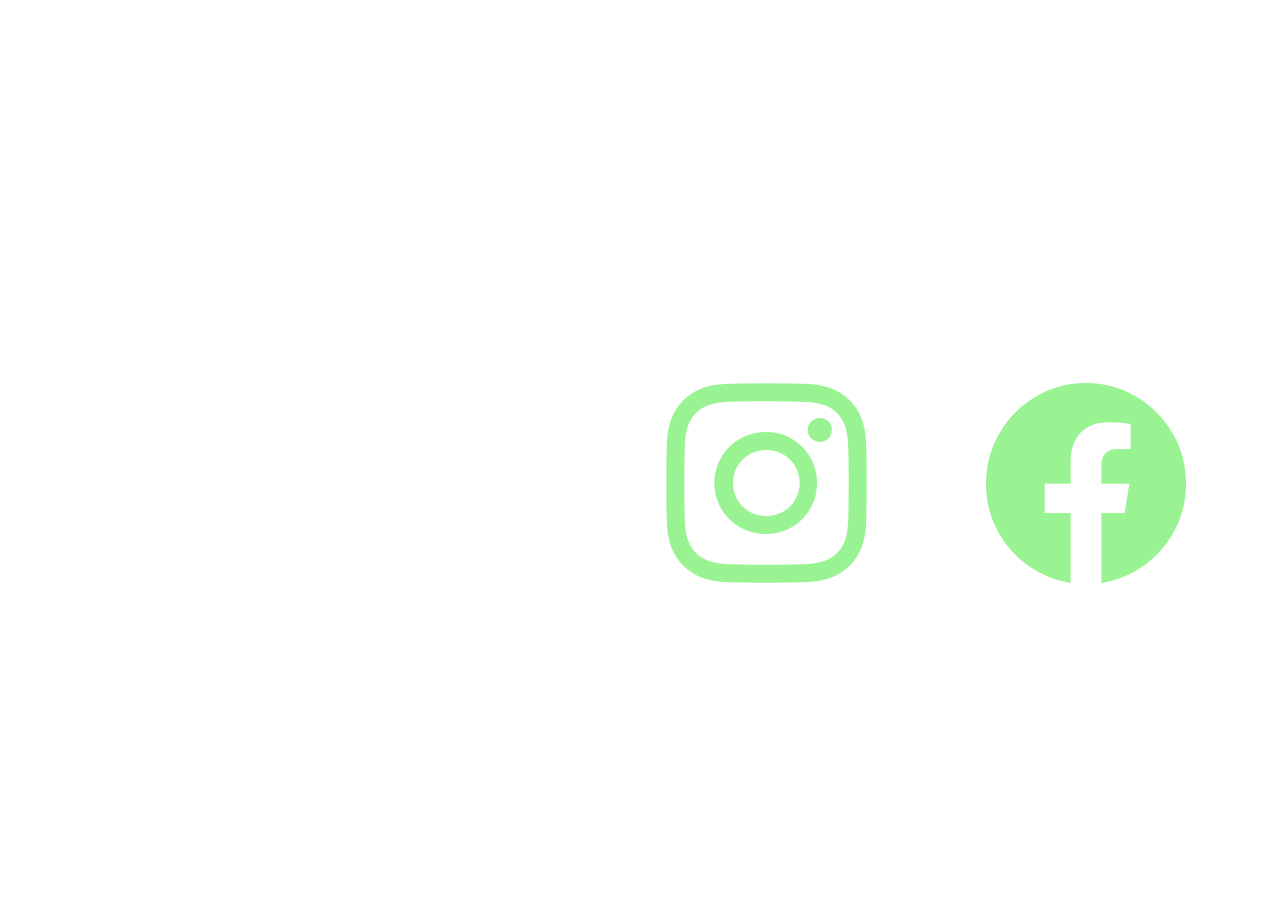
<file: ejercicios/social.html>
<!DOCTYPE html>
<html lang="en">
<head>
    <meta charset="UTF-8">
    <meta name="viewport" content="width=device-width, initial-scale=1.0">
    <title>Document</title>
    <!--BOOSTRAP ICONOS--> 
    <link rel="stylesheet" href="https://cdn.jsdelivr.net/npm/bootstrap-icons@1.13.1/font/bootstrap-icons.min.css">

   <!--CSS PRINCIPAL--> 
    <link rel="stylesheet" href="../css/social.css">
</head>
<body>
    <div class="container">
    <div class="items">
    <i class="bi bi-instagram"></i>
    </div>
    <div class="items">
    <i class="bi bi-facebook fb"></i>
    </div>
    <div class="items">
    <i class="bi bi-discord"></i>
    </div>
 </div>
</body>
</html>
</file>
<file: css/articulo.css>
/** DOCUMENTO CSS */

* {
    box-sizing: border-box;
}

body {
    margin: 0;
    background-color: rgb(243, 240, 241);
    font-family: "Allan", serif;
}

.cabecera,
.pie {
    padding: 16px;
    text-align: center;
}

.cabecera {
    font-size: 2rem;
}

.cuerpo {
    width: 85%;
    max-width: 1200px;
    margin: 0 auto;
}

h1 {
    margin: auto;
    padding: 8px 0;
    background-color: rgb(231, 186, 228);
    font-size: 2em;
    text-align: center;
}

h2,
h3,
h4 {
    text-align: center;
}

.accion a {
    display: block;
    width: 260px;
    margin: 24px auto;
    padding: 16px 0;
    border-radius: 8px;
    background-color: black;
    color: white;
    text-align: center;
    text-decoration: none;
}

.accion a:hover {
    background-color: green;
}

.accion a:active {
    background-color: yellowgreen;
}

.contenido p:nth-of-type(5) {
    width: 50%;
    margin: 16px auto;
    padding: 16px;
    border: 1px dotted rgba(0, 0, 0, 0.502);
    border-radius: 8px;
    background-color: #e57e7e;
    box-shadow: 0 0 3px black;
}

#atencion::before,
#atencion::after {
    display: block;
    width: 40px;
    height: 40px;
    background-image: url("../img/exclamation-triangle-fill.svg");
    background-size: cover;
    content: "";
}

#atencion::after {
    position: relative;
    left: 415px;
}

img.supervivencia {
    display: block;
    width: 100%;
    height: auto;
}

.galeria-imagenes {
    display: grid;
    grid-template-columns: repeat(auto-fit, minmax(200px, 280px));
    justify-content: center;
    gap: 20px;
    margin: 24px auto;
}

.caja-imagen {
    display: flex;
    align-items: center;
    justify-content: center;
    min-width: 0;
    padding: 12px;
    border: 1px solid #ccc;
    border-radius: 10px;
    background-color: white;
    box-shadow: 0 2px 8px rgba(0, 0, 0, 0.2);
}

.caja-imagen img {
    display: block;
    width: 100%;
    height: 200px;
    border-radius: 6px;
    object-fit: cover;
}

.contenedor {
    display: flex;
    justify-content: center;
    margin: 24px auto;
}

.video {
    width: min(100%, 720px);
    margin: 24px auto;
}

.video iframe {
    display: block;
    width: 100%;
    aspect-ratio: 16 / 9;
    border: 0;
}

@media (max-width: 600px) {
    .cuerpo {
        width: 92%;
    }

    .contenido p:nth-of-type(5) {
        width: 100%;
    }

    .galeria-imagenes {
        grid-template-columns: minmax(0, 280px);
    }
}
</file>
<file: css/video.css>
/* DOCUMENTO CSS*/

* {margin: 0;
   padding: 0;}

body { font-family: "Mulish", sans-serif;
      background-color: whitesmoke;}


/* ENCABEZADOS */

h1 {font-weight: 900;
    font-size: 3em;
    text-align: center;
    padding-bottom: 16px;
    border-bottom: 3px black solid;
    width: 60%;
    margin: 0px auto 16px auto;}

h2, h3 {text-align: center;
   text-transform: uppercase;
   text-decoration: underline;
   font-weight: 700;}
   
h3 {width: 100%;}
  

/*Layout*/

   
.container {width: 60%;
                margin: 0px auto;}

.audio, .video {background-color: white;
        box-shadow: 0px 0px 3px black;
         padding: 16px; 
      box-sizing: border-box;}

section.audio div {width: 100%;}

section.audio audio {display: block;
                    margin: 8px auto 0px auto;}

.video {display: flex;
        flex-wrap: wrap;
         height: 80vh;}

        .items {width: 50%;
                background-color: orange;}

section.video video { width: 100%;
                     height: 300px;}

section.video iframe { width: 100%;
                       height: 300px;  
                     }

.pie {text-align: center;

      width: 60%;
      border-top: solid black 1px;
      margin: 250px auto 0px auto;
      padding: 16px 0px;}
</file>
<file: css/cards.css>
/* DOCUMENTO CSS*/
* { margin: 0;
    padding: 0;}

    
body {font-family: "Montserrat", sans-serif;}

/*Encabezados*/

h2 { text-align: center;
    font-size: 3em;
    text-decoration: underline;
    font-weight: 600;
    padding-bottom: 0px 16px 32px 16px;
}

h3 { font-size: 2em;}

/*Layout*/

section#cards-sec { background-color: rgb(216, 255, 216); 
                    min-height: 400px ;
                    padding: 60px 0px;
                        box-sizing: border-box;}

.container {
            padding: 16px;
            box-sizing: border-box;
            width: 100%;
            margin: 0px auto 0px auto;
            display: flex;
            flex-flow: row wrap;
            justify-content: space-between;
            min-height: 1px;
            /* align-items: stretch;*/ }



.items {width: 100%;
        min-height: 140px;
        }

.container img {width: 100%;
 margin-bottom: 16px;
}
           
.prof {font-weight: 800;
        text-decoration: underline;}

.container p { line-height: 1.5;   
                font-size: 18px;
                text-align: justify;}

.items p:nth-child(3) {padding-bottom: 16px;}

.card {background-color: white;
        border-radius: 16px;
        overflow: hidden;
        box-sizing: border-box;
        box-shadow: 0px 0px 2px rgba(0, 0, 0, 0.397); }

        .contenido {padding: 0px 16px 16px 16px;
        box-sizing: border-box;}

        @media only screen and {min-width:600px} {

        .container {width: 80%;}


        }
</file>
<file: css/flexbox.css>
* {
    box-sizing: border-box;
    margin: 0;
    padding: 0;
}

body {
    font-family: Arial, sans-serif;
    background-color: #4801b3;
    display: flex;
    flex-direction: column;
    justify-content: center;
    align-items: center;
    min-height: 100vh;
    padding: 20px;
}

.catalogo {
    width: 1000px;
}

.titulo {
    margin-bottom: 20px;
    color: #e00909;
    font-size: 32px;
    text-align: center;
}

.contenedor-videos {
    display: flex;
    flex-wrap: nowrap;
    justify-content: center;
    gap: 20px;
    background-color: #ffffff;
    padding: 30px;
    border-radius: 15px;      /* Bordes redondeados */
    box-shadow: 0 4px 20px rgba(0, 0, 0, 0.1); /* Sombra elegante */
}

.video-item {
    flex: 0 0 280px;
    padding: 10px;
    background-color: #ffffff;
    border-radius: 12px;
    box-shadow: 0 4px 12px rgba(0, 0, 0, 0.2);
}

.iframe-container {
    aspect-ratio: 16 / 9;
    border-radius: 10px;
    overflow: hidden;
    box-shadow: 0 2px 8px rgba(0,0,0,0.2);
}

.iframe-container iframe {
    width: 100%;
    height: 100%;
    border: none;
}
</file>
<file: css/intertnex.css>
* {
  box-sizing: border-box;
}

body {
  margin: 0;
  color: #203047;
  background: #f3f6fb;
  font-family: Arial, sans-serif;
  line-height: 1.7;
}

.site-header {
  padding: 3rem 1.5rem;
  color: #fff;
  background: linear-gradient(135deg, #123b68, #2878a8);
  text-align: center;
}

.site-header h1 {
  margin: 0 0 1.5rem;
  font-size: clamp(2rem, 5vw, 3.25rem);
}

.site-header ol {
  display: flex;
  flex-wrap: wrap;
  justify-content: center;
  gap: 0.6rem 1.25rem;
  max-width: 1000px;
  margin: 0 auto;
  padding: 0;
  list-style: none;
}

.site-header a {
  color: #e6f4ff;
  text-decoration: none;
}

.site-header a:hover,
.site-header a:focus-visible {
  color: #fff;
  text-decoration: underline;
}

main {
  width: min(1100px, calc(100% - 2rem));
  margin: 2rem auto;
}

.topic {
  display: flex;
  align-items: center;
  gap: clamp(1.5rem, 5vw, 4rem);
  margin: 0 0 1.5rem;
  padding: clamp(1.25rem, 4vw, 2.5rem);
  background: #fff;
  border-radius: 1rem;
  box-shadow: 0 8px 24px rgb(25 55 85 / 8%);
  scroll-margin-top: 1rem;
}

.topic:nth-child(even) {
  flex-direction: row-reverse;
}

.topic article,
.topic figure {
  flex: 1 1 50%;
  min-width: 0;
  margin: 0;
}

.topic h2 {
  margin: 0 0 0.75rem;
  color: #14557d;
  font-size: clamp(1.35rem, 3vw, 1.8rem);
  line-height: 1.3;
}

.topic p {
  margin: 0;
}

.topic img {
  display: block;
  width: 100%;
  aspect-ratio: 3 / 2;
  object-fit: cover;
  border-radius: 0.75rem;
}

.site-footer {
  padding: 1.5rem;
  color: #e6f4ff;
  background: #123b68;
  text-align: center;
}

.site-footer p {
  margin: 0;
}
</file>
<file: css/receta.css>
:root {
    --color-ink: #26352b;
    --color-muted: #687368;
    --color-green: #315b42;
    --color-green-dark: #203d2d;
    --color-cream: #f7f5ee;
    --color-paper: #fffefa;
    --color-gold: #e8ad57;
    --font-body: "DM Sans", sans-serif;
    --font-display: "Playfair Display", Georgia, serif;
}

* { box-sizing: border-box; }
html { scroll-behavior: smooth; }
body { margin: 0; background: var(--color-paper); color: var(--color-ink); font-family: var(--font-body); line-height: 1.7; }
img { display: block; max-width: 100%; }
a { color: inherit; }

.portada {
    min-height: 640px;
    padding: 1.25rem 1.25rem 4rem;
    color: #fffefa;
    background: linear-gradient(90deg, rgba(22, 38, 27, .88), rgba(22, 38, 27, .44)), url("../img/pandeplatano.jpg") center 48% / cover no-repeat, var(--color-green-dark);
}
.navegacion { display: flex; align-items: center; justify-content: space-between; gap: 1rem; max-width: 1200px; margin: 0 auto; padding: .5rem 0 1rem; }
.marca { display: inline-flex; align-items: center; gap: .55rem; color: inherit; font-size: 1.05rem; font-weight: 700; text-decoration: none; white-space: nowrap; }
.marca i, .datos-receta i { color: var(--color-gold); }
.navegacion ul { display: flex; flex-wrap: wrap; justify-content: flex-end; gap: .25rem .9rem; margin: 0; padding: 0; list-style: none; }
.navegacion a[href^="#"] { text-decoration: none; }
.navegacion li a { color: #fffefa; font-size: .82rem; transition: color .2s ease; }
.navegacion li a:hover, .navegacion li a:focus-visible { color: var(--color-gold); }
.contenido-portada { max-width: 1200px; margin: 5.5rem auto 0; }
.etiqueta { margin: 0 0 .65rem; color: var(--color-green); font-size: .76rem; font-weight: 700; letter-spacing: .14em; text-transform: uppercase; }
.portada .etiqueta { color: #f4c778; }
h1, h2, h3, p { margin-top: 0; }
h1, h2, h3 { font-family: var(--font-display); line-height: 1.2; }
h1 { max-width: 700px; margin-bottom: 1rem; font-size: clamp(3.2rem, 11vw, 6.5rem); letter-spacing: -.045em; }
.descripcion-portada { max-width: 500px; margin-bottom: 1.8rem; color: rgba(255, 254, 250, .88); font-size: 1.05rem; }
.boton { display: inline-flex; align-items: center; gap: .65rem; border-radius: 999px; padding: .8rem 1.25rem; font-size: .9rem; font-weight: 700; text-decoration: none; transition: transform .2s ease, background-color .2s ease; }
.boton:hover { transform: translateY(-2px); }
.boton-claro { background: var(--color-paper); color: var(--color-green-dark); }
.boton-claro:hover { background: #f4c778; }
.datos-receta { display: flex; flex-wrap: wrap; gap: .75rem 1.5rem; margin-top: 2rem; color: rgba(255, 254, 250, .9); font-size: .83rem; }
.datos-receta span { display: inline-flex; align-items: center; gap: .45rem; }

.contenido-pagina { width: min(100% - 2rem, 1120px); margin: 0 auto; }
.seccion-receta { padding: 4.5rem 0; scroll-margin-top: 1rem; }
.encabezado-seccion { max-width: 650px; margin: 0 auto 2rem; text-align: center; }
.encabezado-seccion h2 { margin-bottom: .7rem; font-size: clamp(2rem, 6vw, 3rem); letter-spacing: -.03em; }
.encabezado-seccion > p:last-child { margin-bottom: 0; color: var(--color-muted); }
.distribucion-ingredientes { display: flex; flex-direction: column; gap: 1.5rem; }
.lista-ingredientes { display: grid; gap: .2rem; margin: 0; padding: 0; list-style: none; }
.lista-ingredientes li { display: flex; align-items: flex-start; gap: .75rem; padding: .7rem .2rem; border-bottom: 1px solid #e8e9df; }
.lista-ingredientes li i { margin-top: .35rem; color: var(--color-green); font-size: .8rem; }
.lista-ingredientes .cantidad { font-weight: 700; color: var(--color-green-dark); }
.foto-ingrediente { margin: 0; }
.foto-ingrediente img { width: 100%; height: 300px; border-radius: 1rem; object-fit: cover; }
.pie-foto { margin-bottom: 0; padding-top: .65rem; color: var(--color-muted); font-size: .83rem; }
.tarjeta-consejo { display: flex; align-items: flex-start; gap: .9rem; margin-top: 1.5rem; border-radius: .8rem; padding: 1.1rem 1.25rem; background: var(--color-cream); }
.tarjeta-consejo i { margin-top: .35rem; color: #ba7e2c; font-size: 1.1rem; }
div p { margin-bottom: 0; }
.tarjeta-consejo p { color: var(--color-muted); }
.texto-destacado { font-weight: 700; }

.seccion-preparacion { border-top: 1px solid #e8e9df; border-bottom: 1px solid #e8e9df; }
.lista-pasos { display: grid; gap: 1.25rem; max-width: 820px; margin: 0 auto; padding: 0; list-style: none; counter-reset: recipe-step; }
.lista-pasos li { display: flex; gap: 1rem; counter-increment: recipe-step; }
.lista-pasos li::before { display: grid; flex: 0 0 2.5rem; width: 2.5rem; height: 2.5rem; place-items: center; border-radius: 50%; background: var(--color-green); color: white; content: counter(recipe-step); font-size: .9rem; font-weight: 700; }
.lista-pasos li:nth-child(odd)::before { background: #e7eee6; color: var(--color-green-dark); }
.lista-pasos h3 { margin-bottom: .3rem; font-size: 1.15rem; }
.lista-pasos p { color: var(--color-muted); }
.seccion-galeria { padding-bottom: 3.5rem; }
.galeria { display: flex; flex-direction: column; gap: 1.25rem; }
.elemento-galeria { flex: 1 1 0; min-width: 0; margin: 0; }
.galeria img { width: 100%; height: 250px; border-radius: .8rem; object-fit: cover; transition: transform .3s ease; }
.elemento-galeria:hover img { transform: scale(1.02); }

.seccion-video { padding-top: 3.5rem; background: var(--color-cream); }
.seccion-video .encabezado-seccion { padding: 0 1rem; }
.marco-video { width: min(100% - 2rem, 900px); margin: 0 auto; overflow: hidden; border-radius: .9rem; background: #19241c; aspect-ratio: 16 / 9; box-shadow: 0 18px 45px rgba(38, 53, 43, .14); }
.marco-video iframe { width: 100%; height: 100%; border: 0; }
.pie-pagina { padding: 2.5rem 1rem; background: var(--color-green-dark); color: #fffefa; text-align: center; }
.pie-pagina .marca { margin-bottom: .8rem; }
.pie-pagina p { margin-bottom: .25rem; color: rgba(255, 254, 250, .75); font-size: .83rem; }

@media (min-width: 768px) {
    .portada { min-height: 700px; padding: 1.5rem 2.5rem 4rem; }
    .navegacion li a { font-size: .9rem; }
    .contenido-portada { margin-top: 7rem; }
    .contenido-pagina { width: min(100% - 5rem, 1120px); }
    .seccion-receta { padding: 5.5rem 0; }
    .distribucion-ingredientes { flex-direction: row; align-items: center; gap: 3rem; }
    .lista-ingredientes, .foto-ingrediente { flex: 1 1 0; }
    .foto-ingrediente img { height: 420px; }
    .galeria { flex-direction: row; align-items: flex-start; }
    .galeria img { height: 230px; }
}

@media (min-width: 1380px) {
    .portada { min-height: 780px; padding-right: max(4rem, calc((100vw - 1280px) / 2)); padding-left: max(4rem, calc((100vw - 1280px) / 2)); }
    .contenido-portada { margin-top: 8.5rem; }
    .contenido-pagina { width: min(100% - 8rem, 1200px); }
    .seccion-receta { padding-top: 6.5rem; padding-bottom: 6.5rem; }
    .distribucion-ingredientes { gap: 5rem; }
    .foto-ingrediente img { height: 470px; }
    .galeria img { height: 300px; }
}
</file>
<file: css/sitios.css>
/* DOCUMENTO CSS*/
* {margin: 0;}

body {background-color: rgb(255, 168, 7);
    font-family: Verdana, Geneva, Tahoma, sans-serif; }

h1 {text-align: center;
font-size: 2em;
background-color: rgb(140, 20, 220);
padding:8px 0px ;}

h2 {text-decoration:underline;
padding-bottom: 8px ; ;
font: size 1.4em; ;
margin:0px auto ;
}

.sitios { padding: 16px 0px;
        width: 70%;
        margin: 0px auto;
         border-bottom:#000000 solid 4px;}

         div p {padding: 16px;
line-height: 150%; 
font-size: 18px;}

         div img {margin: 16px auto;
        display: block;
         width: 350px ;}
</file>
<file: css/social.css>
/*DCOUMENTO CSS*/

* {margin: 0;
    padding: 0;}

body {margin-top: 200px; }

.container {width: 300px;
            margin: auto; 
            padding: 16px;
            box-sizing: border-box;
            display: flex;
            flex-direction: column;}

.items { width: 100%;
        min-height: 1px;
        font-size: 250px;
        text-align: center;
        padding: 160px;
        box-sizing: border-box; }

        .items i {color: rgb(154, 243, 146);}

        .items i:hover {color: black;}

        .items i:active {color: rgb(1, 73, 29);}

        .items i.fb:hover {color: blue;}

        /*BREAKPOINT 768*/

        @media only screen and (min-width:768px)  {

            .container { flex-direction: row; ;
                        justify-content: space-between;
                        min-height: 1px;}

            .items {width: 31%; 
                    font-size: 200px;}

        }

        /*BREAKPOINT 1380*/
          @media only screen and (min-width:1380px)  {

            .container { justify-content: center;
                        width: 250px; ;}

            .items { font-size: 3em;
                    padding: 0px; }

        
        }
</file>
